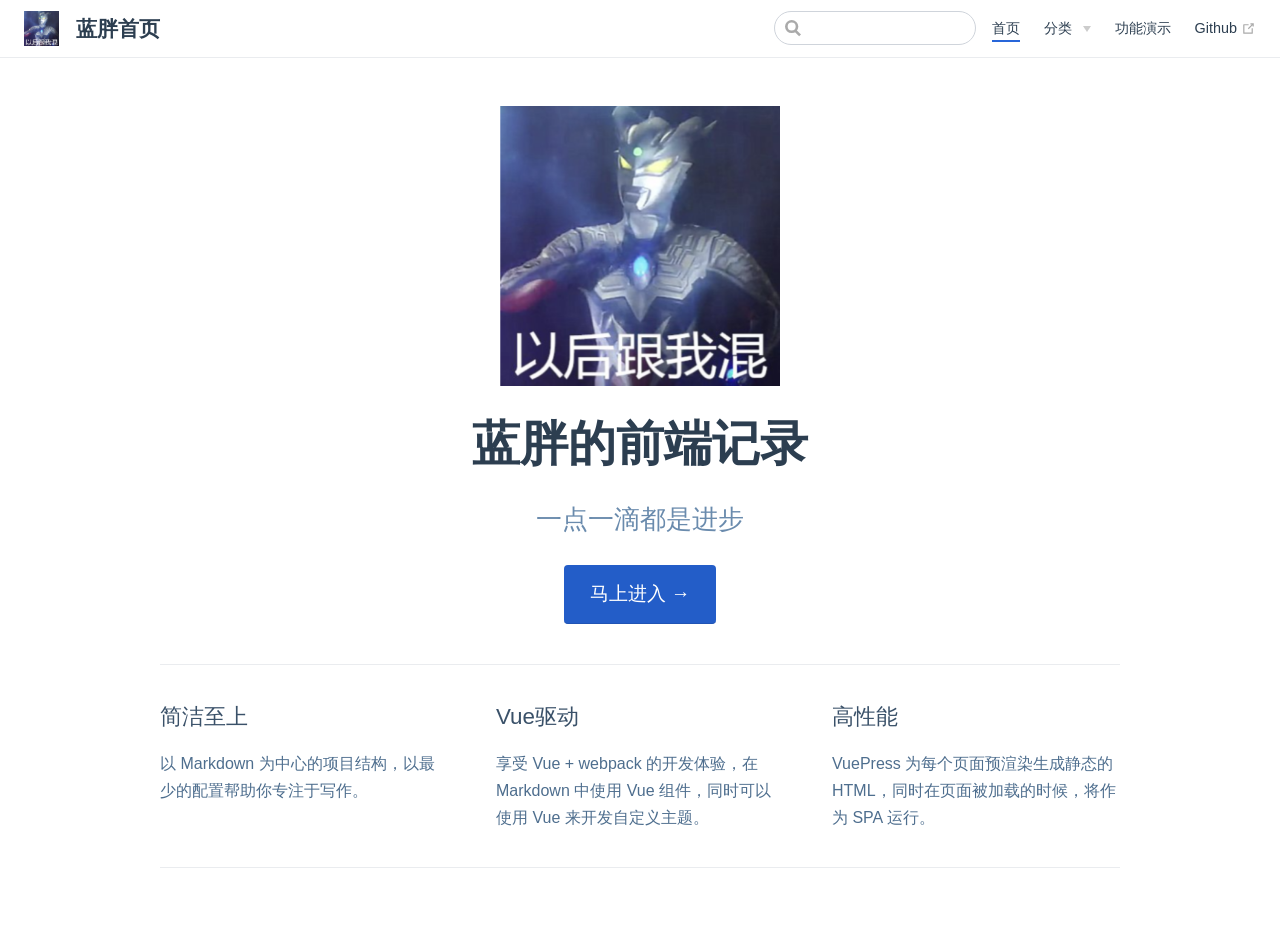
<file: index.html>
<!DOCTYPE html>
<html lang="en-US">
  <head>
    <meta charset="utf-8">
    <meta name="viewport" content="width=device-width,initial-scale=1">
    <title>蓝胖首页</title>
    <meta name="generator" content="VuePress 1.9.7">
    <link rel="icon" href="/logo.png">
    <meta name="description" content="蓝胖的前端记录">
    
    <link rel="preload" href="/assets/css/0.styles.e69f7b72.css" as="style"><link rel="preload" href="/assets/js/app.cb392f73.js" as="script"><link rel="preload" href="/assets/js/2.b6ec31da.js" as="script"><link rel="preload" href="/assets/js/9.a2ea86b3.js" as="script"><link rel="prefetch" href="/assets/js/10.86ca2f53.js"><link rel="prefetch" href="/assets/js/11.796f7414.js"><link rel="prefetch" href="/assets/js/12.2d75f6b5.js"><link rel="prefetch" href="/assets/js/13.c0a3feb1.js"><link rel="prefetch" href="/assets/js/14.9dafe81f.js"><link rel="prefetch" href="/assets/js/3.bf96ccb5.js"><link rel="prefetch" href="/assets/js/4.c3f4617d.js"><link rel="prefetch" href="/assets/js/5.9498d5e9.js"><link rel="prefetch" href="/assets/js/6.0da93f26.js"><link rel="prefetch" href="/assets/js/7.e5fc63a8.js"><link rel="prefetch" href="/assets/js/8.0509a518.js">
    <link rel="stylesheet" href="/assets/css/0.styles.e69f7b72.css">
  </head>
  <body>
    <div id="app" data-server-rendered="true"><div class="theme-container no-sidebar"><header class="navbar"><div class="sidebar-button"><svg xmlns="http://www.w3.org/2000/svg" aria-hidden="true" role="img" viewBox="0 0 448 512" class="icon"><path fill="currentColor" d="M436 124H12c-6.627 0-12-5.373-12-12V80c0-6.627 5.373-12 12-12h424c6.627 0 12 5.373 12 12v32c0 6.627-5.373 12-12 12zm0 160H12c-6.627 0-12-5.373-12-12v-32c0-6.627 5.373-12 12-12h424c6.627 0 12 5.373 12 12v32c0 6.627-5.373 12-12 12zm0 160H12c-6.627 0-12-5.373-12-12v-32c0-6.627 5.373-12 12-12h424c6.627 0 12 5.373 12 12v32c0 6.627-5.373 12-12 12z"></path></svg></div> <a href="/" aria-current="page" class="home-link router-link-exact-active router-link-active"><img src="/logo.png" alt="蓝胖首页" class="logo"> <span class="site-name can-hide">蓝胖首页</span></a> <div class="links"><div class="search-box"><input aria-label="Search" autocomplete="off" spellcheck="false" value=""> <!----></div> <nav class="nav-links can-hide"><div class="nav-item"><a href="/" aria-current="page" class="nav-link router-link-exact-active router-link-active">
  首页
</a></div><div class="nav-item"><div class="dropdown-wrapper"><button type="button" aria-label="分类" class="dropdown-title"><span class="title">分类</span> <span class="arrow down"></span></button> <button type="button" aria-label="分类" class="mobile-dropdown-title"><span class="title">分类</span> <span class="arrow right"></span></button> <ul class="nav-dropdown" style="display:none;"><li class="dropdown-item"><!----> <a href="/pages/folder1/test1.html" class="nav-link">
  文章
</a></li><li class="dropdown-item"><!----> <a href="/pages/folder2/test4.html" class="nav-link">
  琐碎
</a></li></ul></div></div><div class="nav-item"><a href="/pages/folder1/test3.html" class="nav-link">
  功能演示
</a></div><div class="nav-item"><a href="https://github.com/dwanda" target="_blank" rel="noopener noreferrer" class="nav-link external">
  Github
  <span><svg xmlns="http://www.w3.org/2000/svg" aria-hidden="true" focusable="false" x="0px" y="0px" viewBox="0 0 100 100" width="15" height="15" class="icon outbound"><path fill="currentColor" d="M18.8,85.1h56l0,0c2.2,0,4-1.8,4-4v-32h-8v28h-48v-48h28v-8h-32l0,0c-2.2,0-4,1.8-4,4v56C14.8,83.3,16.6,85.1,18.8,85.1z"></path> <polygon fill="currentColor" points="45.7,48.7 51.3,54.3 77.2,28.5 77.2,37.2 85.2,37.2 85.2,14.9 62.8,14.9 62.8,22.9 71.5,22.9"></polygon></svg> <span class="sr-only">(opens new window)</span></span></a></div> <!----></nav></div></header> <div class="sidebar-mask"></div> <aside class="sidebar"><nav class="nav-links"><div class="nav-item"><a href="/" aria-current="page" class="nav-link router-link-exact-active router-link-active">
  首页
</a></div><div class="nav-item"><div class="dropdown-wrapper"><button type="button" aria-label="分类" class="dropdown-title"><span class="title">分类</span> <span class="arrow down"></span></button> <button type="button" aria-label="分类" class="mobile-dropdown-title"><span class="title">分类</span> <span class="arrow right"></span></button> <ul class="nav-dropdown" style="display:none;"><li class="dropdown-item"><!----> <a href="/pages/folder1/test1.html" class="nav-link">
  文章
</a></li><li class="dropdown-item"><!----> <a href="/pages/folder2/test4.html" class="nav-link">
  琐碎
</a></li></ul></div></div><div class="nav-item"><a href="/pages/folder1/test3.html" class="nav-link">
  功能演示
</a></div><div class="nav-item"><a href="https://github.com/dwanda" target="_blank" rel="noopener noreferrer" class="nav-link external">
  Github
  <span><svg xmlns="http://www.w3.org/2000/svg" aria-hidden="true" focusable="false" x="0px" y="0px" viewBox="0 0 100 100" width="15" height="15" class="icon outbound"><path fill="currentColor" d="M18.8,85.1h56l0,0c2.2,0,4-1.8,4-4v-32h-8v28h-48v-48h28v-8h-32l0,0c-2.2,0-4,1.8-4,4v56C14.8,83.3,16.6,85.1,18.8,85.1z"></path> <polygon fill="currentColor" points="45.7,48.7 51.3,54.3 77.2,28.5 77.2,37.2 85.2,37.2 85.2,14.9 62.8,14.9 62.8,22.9 71.5,22.9"></polygon></svg> <span class="sr-only">(opens new window)</span></span></a></div> <!----></nav>  <!----> </aside> <main aria-labelledby="main-title" class="home"><header class="hero"><img src="/logo.png" alt="hero"> <h1 id="main-title">
      蓝胖的前端记录
    </h1> <p class="description">
      一点一滴都是进步
    </p> <p class="action"><a href="/pages/folder1/test1.html" class="nav-link action-button">
  马上进入 →
</a></p></header> <div class="features"><div class="feature"><h2>简洁至上</h2> <p>以 Markdown 为中心的项目结构，以最少的配置帮助你专注于写作。</p></div><div class="feature"><h2>Vue驱动</h2> <p>享受 Vue + webpack 的开发体验，在 Markdown 中使用 Vue 组件，同时可以使用 Vue 来开发自定义主题。</p></div><div class="feature"><h2>高性能</h2> <p>VuePress 为每个页面预渲染生成静态的 HTML，同时在页面被加载的时候，将作为 SPA 运行。</p></div></div> <div class="theme-default-content custom content__default"></div> <div class="footer content__footer"></div></main></div><div class="global-ui"></div></div>
    <script src="/assets/js/app.cb392f73.js" defer></script><script src="/assets/js/2.b6ec31da.js" defer></script><script src="/assets/js/9.a2ea86b3.js" defer></script>
  </body>
</html>
</file>
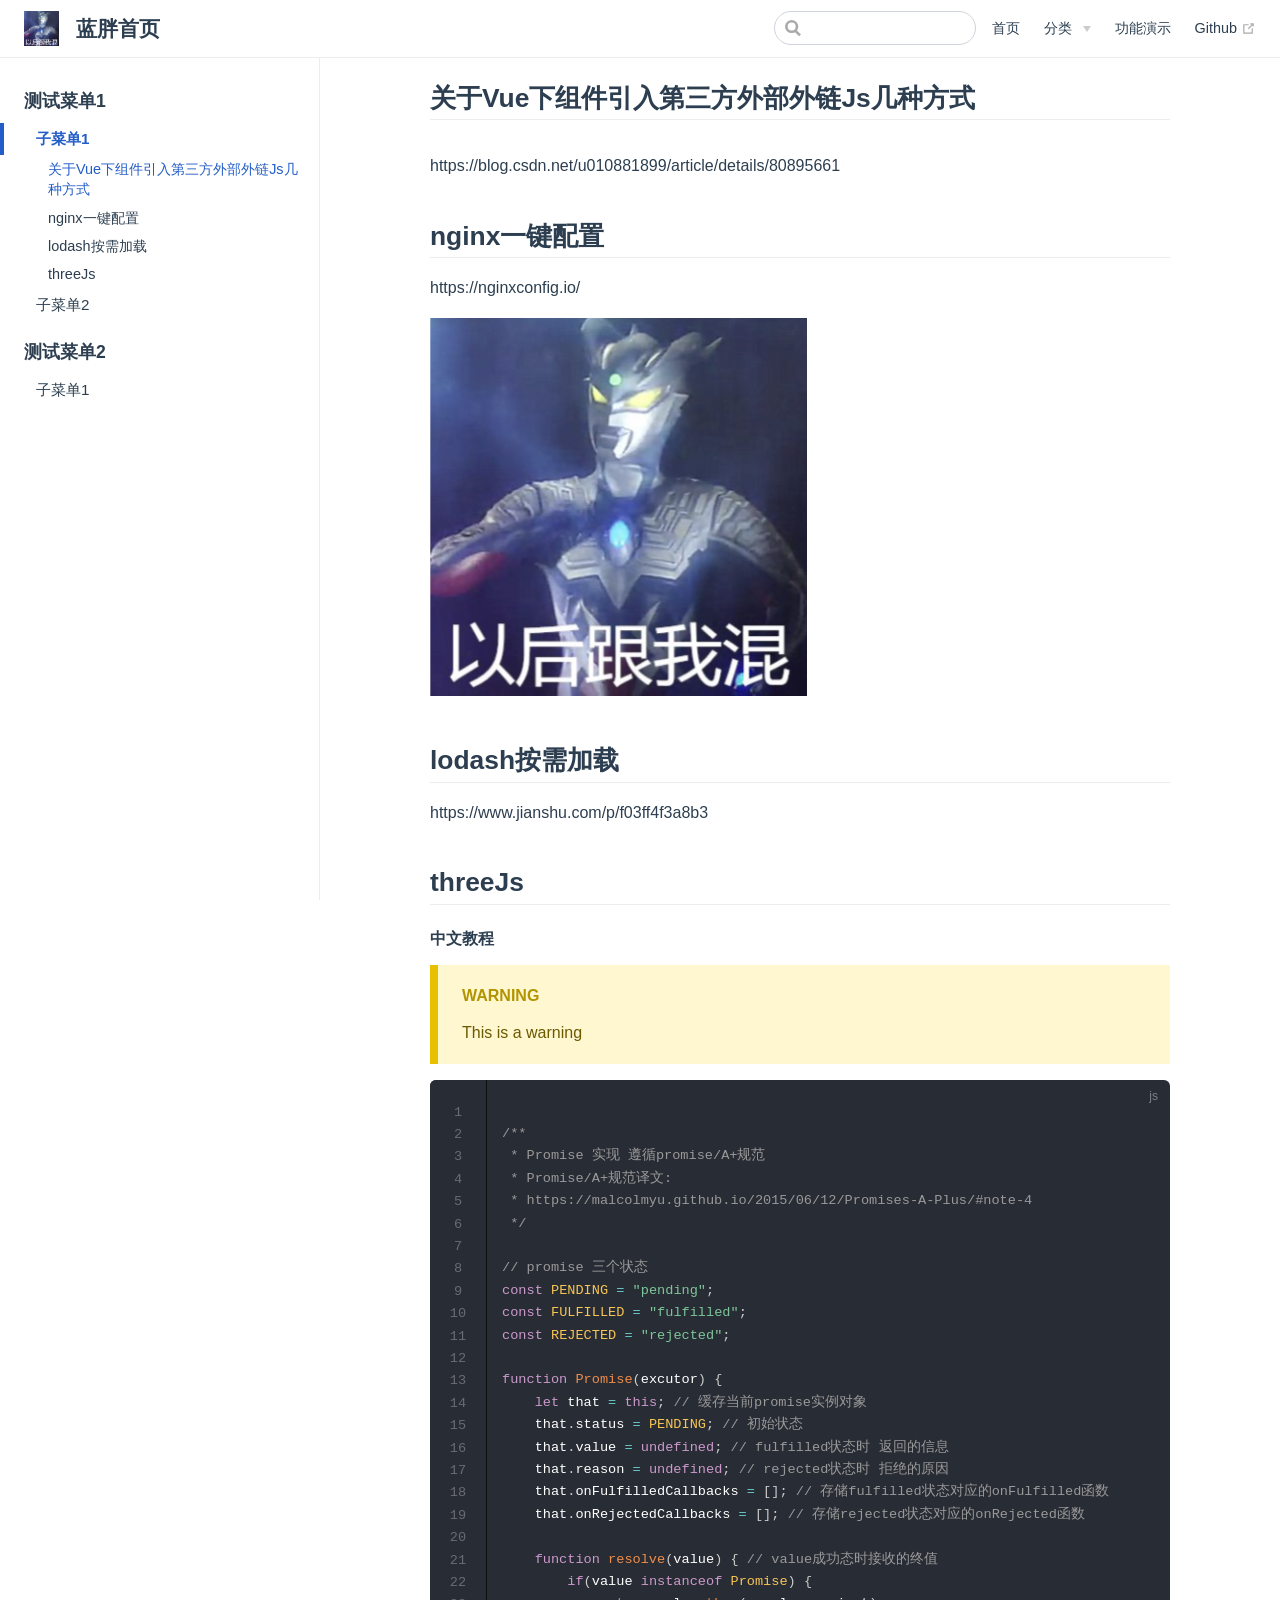
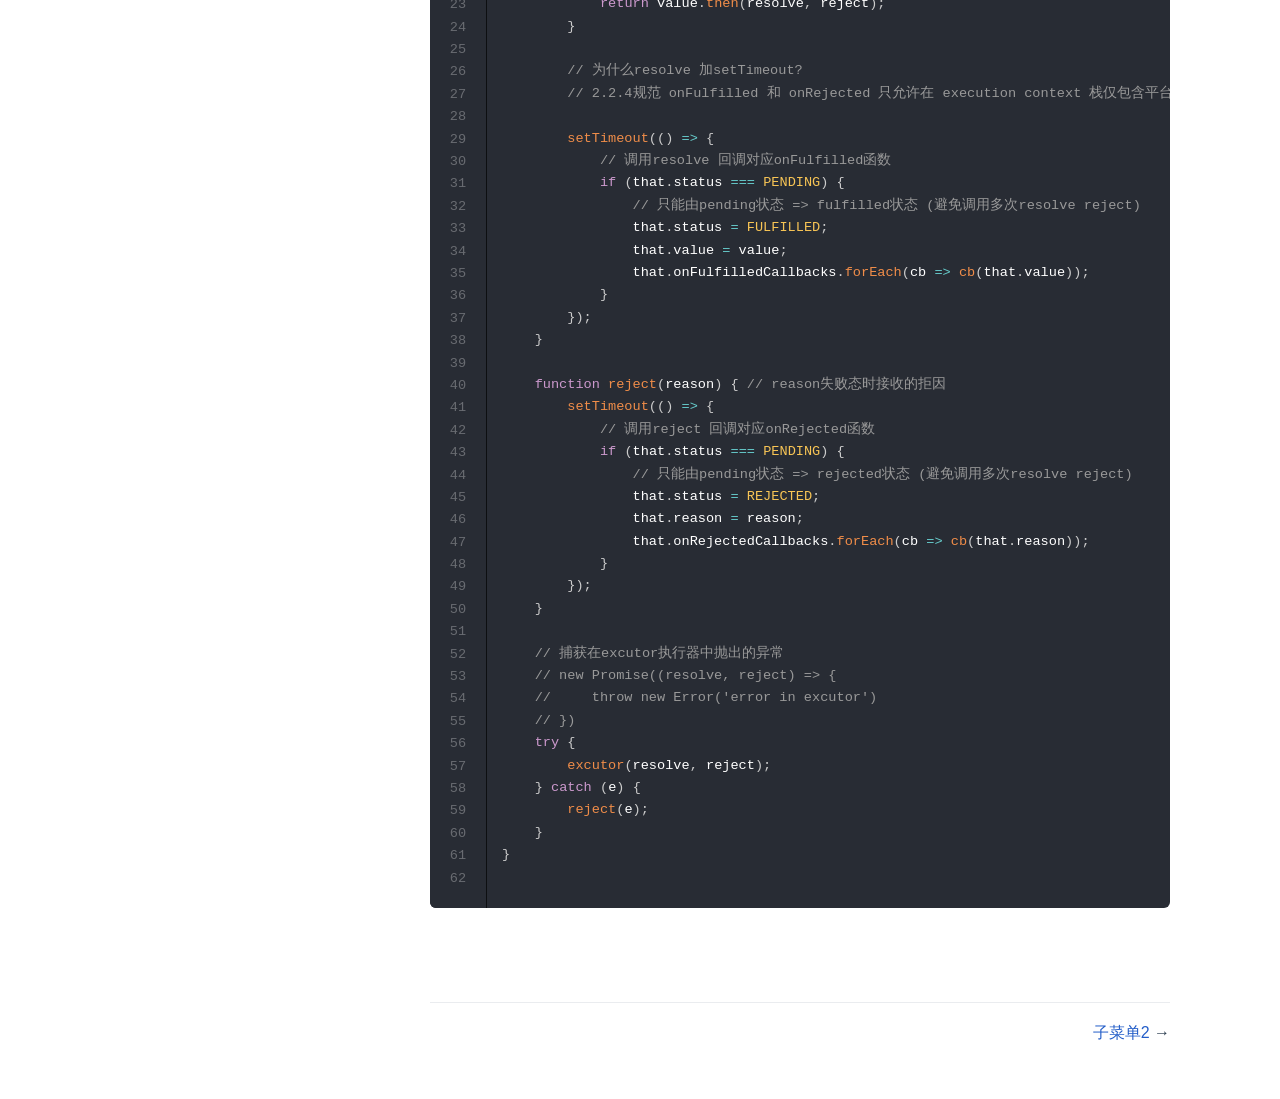
<file: pages/folder1/test1.html>
<!DOCTYPE html>
<html lang="en-US">
  <head>
    <meta charset="utf-8">
    <meta name="viewport" content="width=device-width,initial-scale=1">
    <title>关于Vue下组件引入第三方外部外链Js几种方式 | 蓝胖首页</title>
    <meta name="generator" content="VuePress 1.9.7">
    <link rel="icon" href="/logo.png">
    <meta name="description" content="蓝胖的前端记录">
    
    <link rel="preload" href="/assets/css/0.styles.e69f7b72.css" as="style"><link rel="preload" href="/assets/js/app.cb392f73.js" as="script"><link rel="preload" href="/assets/js/2.b6ec31da.js" as="script"><link rel="preload" href="/assets/js/10.86ca2f53.js" as="script"><link rel="prefetch" href="/assets/js/11.796f7414.js"><link rel="prefetch" href="/assets/js/12.2d75f6b5.js"><link rel="prefetch" href="/assets/js/13.c0a3feb1.js"><link rel="prefetch" href="/assets/js/14.9dafe81f.js"><link rel="prefetch" href="/assets/js/3.bf96ccb5.js"><link rel="prefetch" href="/assets/js/4.c3f4617d.js"><link rel="prefetch" href="/assets/js/5.9498d5e9.js"><link rel="prefetch" href="/assets/js/6.0da93f26.js"><link rel="prefetch" href="/assets/js/7.e5fc63a8.js"><link rel="prefetch" href="/assets/js/8.0509a518.js"><link rel="prefetch" href="/assets/js/9.a2ea86b3.js">
    <link rel="stylesheet" href="/assets/css/0.styles.e69f7b72.css">
  </head>
  <body>
    <div id="app" data-server-rendered="true"><div class="theme-container"><header class="navbar"><div class="sidebar-button"><svg xmlns="http://www.w3.org/2000/svg" aria-hidden="true" role="img" viewBox="0 0 448 512" class="icon"><path fill="currentColor" d="M436 124H12c-6.627 0-12-5.373-12-12V80c0-6.627 5.373-12 12-12h424c6.627 0 12 5.373 12 12v32c0 6.627-5.373 12-12 12zm0 160H12c-6.627 0-12-5.373-12-12v-32c0-6.627 5.373-12 12-12h424c6.627 0 12 5.373 12 12v32c0 6.627-5.373 12-12 12zm0 160H12c-6.627 0-12-5.373-12-12v-32c0-6.627 5.373-12 12-12h424c6.627 0 12 5.373 12 12v32c0 6.627-5.373 12-12 12z"></path></svg></div> <a href="/" class="home-link router-link-active"><img src="/logo.png" alt="蓝胖首页" class="logo"> <span class="site-name can-hide">蓝胖首页</span></a> <div class="links"><div class="search-box"><input aria-label="Search" autocomplete="off" spellcheck="false" value=""> <!----></div> <nav class="nav-links can-hide"><div class="nav-item"><a href="/" class="nav-link">
  首页
</a></div><div class="nav-item"><div class="dropdown-wrapper"><button type="button" aria-label="分类" class="dropdown-title"><span class="title">分类</span> <span class="arrow down"></span></button> <button type="button" aria-label="分类" class="mobile-dropdown-title"><span class="title">分类</span> <span class="arrow right"></span></button> <ul class="nav-dropdown" style="display:none;"><li class="dropdown-item"><!----> <a href="/pages/folder1/test1.html" aria-current="page" class="nav-link router-link-exact-active router-link-active">
  文章
</a></li><li class="dropdown-item"><!----> <a href="/pages/folder2/test4.html" class="nav-link">
  琐碎
</a></li></ul></div></div><div class="nav-item"><a href="/pages/folder1/test3.html" class="nav-link">
  功能演示
</a></div><div class="nav-item"><a href="https://github.com/dwanda" target="_blank" rel="noopener noreferrer" class="nav-link external">
  Github
  <span><svg xmlns="http://www.w3.org/2000/svg" aria-hidden="true" focusable="false" x="0px" y="0px" viewBox="0 0 100 100" width="15" height="15" class="icon outbound"><path fill="currentColor" d="M18.8,85.1h56l0,0c2.2,0,4-1.8,4-4v-32h-8v28h-48v-48h28v-8h-32l0,0c-2.2,0-4,1.8-4,4v56C14.8,83.3,16.6,85.1,18.8,85.1z"></path> <polygon fill="currentColor" points="45.7,48.7 51.3,54.3 77.2,28.5 77.2,37.2 85.2,37.2 85.2,14.9 62.8,14.9 62.8,22.9 71.5,22.9"></polygon></svg> <span class="sr-only">(opens new window)</span></span></a></div> <!----></nav></div></header> <div class="sidebar-mask"></div> <aside class="sidebar"><nav class="nav-links"><div class="nav-item"><a href="/" class="nav-link">
  首页
</a></div><div class="nav-item"><div class="dropdown-wrapper"><button type="button" aria-label="分类" class="dropdown-title"><span class="title">分类</span> <span class="arrow down"></span></button> <button type="button" aria-label="分类" class="mobile-dropdown-title"><span class="title">分类</span> <span class="arrow right"></span></button> <ul class="nav-dropdown" style="display:none;"><li class="dropdown-item"><!----> <a href="/pages/folder1/test1.html" aria-current="page" class="nav-link router-link-exact-active router-link-active">
  文章
</a></li><li class="dropdown-item"><!----> <a href="/pages/folder2/test4.html" class="nav-link">
  琐碎
</a></li></ul></div></div><div class="nav-item"><a href="/pages/folder1/test3.html" class="nav-link">
  功能演示
</a></div><div class="nav-item"><a href="https://github.com/dwanda" target="_blank" rel="noopener noreferrer" class="nav-link external">
  Github
  <span><svg xmlns="http://www.w3.org/2000/svg" aria-hidden="true" focusable="false" x="0px" y="0px" viewBox="0 0 100 100" width="15" height="15" class="icon outbound"><path fill="currentColor" d="M18.8,85.1h56l0,0c2.2,0,4-1.8,4-4v-32h-8v28h-48v-48h28v-8h-32l0,0c-2.2,0-4,1.8-4,4v56C14.8,83.3,16.6,85.1,18.8,85.1z"></path> <polygon fill="currentColor" points="45.7,48.7 51.3,54.3 77.2,28.5 77.2,37.2 85.2,37.2 85.2,14.9 62.8,14.9 62.8,22.9 71.5,22.9"></polygon></svg> <span class="sr-only">(opens new window)</span></span></a></div> <!----></nav>  <ul class="sidebar-links"><li><section class="sidebar-group depth-0"><p class="sidebar-heading open"><span>测试菜单1</span> <!----></p> <ul class="sidebar-links sidebar-group-items"><li><a href="/pages/folder1/test1.html" aria-current="page" class="active sidebar-link">子菜单1</a><ul class="sidebar-sub-headers"><li class="sidebar-sub-header"><a href="/pages/folder1/test1.html#关于vue下组件引入第三方外部外链js几种方式" class="sidebar-link">关于Vue下组件引入第三方外部外链Js几种方式</a></li><li class="sidebar-sub-header"><a href="/pages/folder1/test1.html#nginx一键配置" class="sidebar-link">nginx一键配置</a></li><li class="sidebar-sub-header"><a href="/pages/folder1/test1.html#lodash按需加载" class="sidebar-link">lodash按需加载</a></li><li class="sidebar-sub-header"><a href="/pages/folder1/test1.html#threejs" class="sidebar-link">threeJs</a></li></ul></li><li><a href="/pages/folder1/test3.html" class="sidebar-link">子菜单2</a></li></ul></section></li><li><section class="sidebar-group depth-0"><p class="sidebar-heading"><span>测试菜单2</span> <!----></p> <ul class="sidebar-links sidebar-group-items"><li><a href="/pages/folder1/test2.html" class="sidebar-link">子菜单1</a></li></ul></section></li></ul> </aside> <main class="page"> <div class="theme-default-content content__default"><h2 id="关于vue下组件引入第三方外部外链js几种方式"><a href="#关于vue下组件引入第三方外部外链js几种方式" class="header-anchor">#</a> 关于Vue下组件引入第三方外部外链Js几种方式</h2> <p>https://blog.csdn.net/u010881899/article/details/80895661</p> <h2 id="nginx一键配置"><a href="#nginx一键配置" class="header-anchor">#</a> nginx一键配置</h2> <p>https://nginxconfig.io/</p> <p><img src="/logo.png" alt=""></p> <h2 id="lodash按需加载"><a href="#lodash按需加载" class="header-anchor">#</a> lodash按需加载</h2> <p>https://www.jianshu.com/p/f03ff4f3a8b3</p> <h2 id="threejs"><a href="#threejs" class="header-anchor">#</a> threeJs</h2> <h4 id="中文教程"><a href="#中文教程" class="header-anchor">#</a> 中文教程</h4> <div class="custom-block warning"><p class="custom-block-title">WARNING</p> <p>This is a warning</p></div> <div class="language-js line-numbers-mode"><pre class="language-js"><code>
<span class="token comment">/**
 * Promise 实现 遵循promise/A+规范
 * Promise/A+规范译文:
 * https://malcolmyu.github.io/2015/06/12/Promises-A-Plus/#note-4
 */</span>

<span class="token comment">// promise 三个状态</span>
<span class="token keyword">const</span> <span class="token constant">PENDING</span> <span class="token operator">=</span> <span class="token string">&quot;pending&quot;</span><span class="token punctuation">;</span>
<span class="token keyword">const</span> <span class="token constant">FULFILLED</span> <span class="token operator">=</span> <span class="token string">&quot;fulfilled&quot;</span><span class="token punctuation">;</span>
<span class="token keyword">const</span> <span class="token constant">REJECTED</span> <span class="token operator">=</span> <span class="token string">&quot;rejected&quot;</span><span class="token punctuation">;</span>

<span class="token keyword">function</span> <span class="token function">Promise</span><span class="token punctuation">(</span><span class="token parameter">excutor</span><span class="token punctuation">)</span> <span class="token punctuation">{</span>
    <span class="token keyword">let</span> that <span class="token operator">=</span> <span class="token keyword">this</span><span class="token punctuation">;</span> <span class="token comment">// 缓存当前promise实例对象</span>
    that<span class="token punctuation">.</span>status <span class="token operator">=</span> <span class="token constant">PENDING</span><span class="token punctuation">;</span> <span class="token comment">// 初始状态</span>
    that<span class="token punctuation">.</span>value <span class="token operator">=</span> <span class="token keyword">undefined</span><span class="token punctuation">;</span> <span class="token comment">// fulfilled状态时 返回的信息</span>
    that<span class="token punctuation">.</span>reason <span class="token operator">=</span> <span class="token keyword">undefined</span><span class="token punctuation">;</span> <span class="token comment">// rejected状态时 拒绝的原因</span>
    that<span class="token punctuation">.</span>onFulfilledCallbacks <span class="token operator">=</span> <span class="token punctuation">[</span><span class="token punctuation">]</span><span class="token punctuation">;</span> <span class="token comment">// 存储fulfilled状态对应的onFulfilled函数</span>
    that<span class="token punctuation">.</span>onRejectedCallbacks <span class="token operator">=</span> <span class="token punctuation">[</span><span class="token punctuation">]</span><span class="token punctuation">;</span> <span class="token comment">// 存储rejected状态对应的onRejected函数</span>

    <span class="token keyword">function</span> <span class="token function">resolve</span><span class="token punctuation">(</span><span class="token parameter">value</span><span class="token punctuation">)</span> <span class="token punctuation">{</span> <span class="token comment">// value成功态时接收的终值</span>
        <span class="token keyword">if</span><span class="token punctuation">(</span>value <span class="token keyword">instanceof</span> <span class="token class-name">Promise</span><span class="token punctuation">)</span> <span class="token punctuation">{</span>
            <span class="token keyword">return</span> value<span class="token punctuation">.</span><span class="token function">then</span><span class="token punctuation">(</span>resolve<span class="token punctuation">,</span> reject<span class="token punctuation">)</span><span class="token punctuation">;</span>
        <span class="token punctuation">}</span>

        <span class="token comment">// 为什么resolve 加setTimeout?</span>
        <span class="token comment">// 2.2.4规范 onFulfilled 和 onRejected 只允许在 execution context 栈仅包含平台代码时运行.</span>

        <span class="token function">setTimeout</span><span class="token punctuation">(</span><span class="token punctuation">(</span><span class="token punctuation">)</span> <span class="token operator">=&gt;</span> <span class="token punctuation">{</span>
            <span class="token comment">// 调用resolve 回调对应onFulfilled函数</span>
            <span class="token keyword">if</span> <span class="token punctuation">(</span>that<span class="token punctuation">.</span>status <span class="token operator">===</span> <span class="token constant">PENDING</span><span class="token punctuation">)</span> <span class="token punctuation">{</span>
                <span class="token comment">// 只能由pending状态 =&gt; fulfilled状态 (避免调用多次resolve reject)</span>
                that<span class="token punctuation">.</span>status <span class="token operator">=</span> <span class="token constant">FULFILLED</span><span class="token punctuation">;</span>
                that<span class="token punctuation">.</span>value <span class="token operator">=</span> value<span class="token punctuation">;</span>
                that<span class="token punctuation">.</span>onFulfilledCallbacks<span class="token punctuation">.</span><span class="token function">forEach</span><span class="token punctuation">(</span><span class="token parameter">cb</span> <span class="token operator">=&gt;</span> <span class="token function">cb</span><span class="token punctuation">(</span>that<span class="token punctuation">.</span>value<span class="token punctuation">)</span><span class="token punctuation">)</span><span class="token punctuation">;</span>
            <span class="token punctuation">}</span>
        <span class="token punctuation">}</span><span class="token punctuation">)</span><span class="token punctuation">;</span>
    <span class="token punctuation">}</span>

    <span class="token keyword">function</span> <span class="token function">reject</span><span class="token punctuation">(</span><span class="token parameter">reason</span><span class="token punctuation">)</span> <span class="token punctuation">{</span> <span class="token comment">// reason失败态时接收的拒因</span>
        <span class="token function">setTimeout</span><span class="token punctuation">(</span><span class="token punctuation">(</span><span class="token punctuation">)</span> <span class="token operator">=&gt;</span> <span class="token punctuation">{</span>
            <span class="token comment">// 调用reject 回调对应onRejected函数</span>
            <span class="token keyword">if</span> <span class="token punctuation">(</span>that<span class="token punctuation">.</span>status <span class="token operator">===</span> <span class="token constant">PENDING</span><span class="token punctuation">)</span> <span class="token punctuation">{</span>
                <span class="token comment">// 只能由pending状态 =&gt; rejected状态 (避免调用多次resolve reject)</span>
                that<span class="token punctuation">.</span>status <span class="token operator">=</span> <span class="token constant">REJECTED</span><span class="token punctuation">;</span>
                that<span class="token punctuation">.</span>reason <span class="token operator">=</span> reason<span class="token punctuation">;</span>
                that<span class="token punctuation">.</span>onRejectedCallbacks<span class="token punctuation">.</span><span class="token function">forEach</span><span class="token punctuation">(</span><span class="token parameter">cb</span> <span class="token operator">=&gt;</span> <span class="token function">cb</span><span class="token punctuation">(</span>that<span class="token punctuation">.</span>reason<span class="token punctuation">)</span><span class="token punctuation">)</span><span class="token punctuation">;</span>
            <span class="token punctuation">}</span>
        <span class="token punctuation">}</span><span class="token punctuation">)</span><span class="token punctuation">;</span>
    <span class="token punctuation">}</span>

    <span class="token comment">// 捕获在excutor执行器中抛出的异常</span>
    <span class="token comment">// new Promise((resolve, reject) =&gt; {</span>
    <span class="token comment">//     throw new Error('error in excutor')</span>
    <span class="token comment">// })</span>
    <span class="token keyword">try</span> <span class="token punctuation">{</span>
        <span class="token function">excutor</span><span class="token punctuation">(</span>resolve<span class="token punctuation">,</span> reject<span class="token punctuation">)</span><span class="token punctuation">;</span>
    <span class="token punctuation">}</span> <span class="token keyword">catch</span> <span class="token punctuation">(</span>e<span class="token punctuation">)</span> <span class="token punctuation">{</span>
        <span class="token function">reject</span><span class="token punctuation">(</span>e<span class="token punctuation">)</span><span class="token punctuation">;</span>
    <span class="token punctuation">}</span>
<span class="token punctuation">}</span>

</code></pre> <div class="line-numbers-wrapper"><span class="line-number">1</span><br><span class="line-number">2</span><br><span class="line-number">3</span><br><span class="line-number">4</span><br><span class="line-number">5</span><br><span class="line-number">6</span><br><span class="line-number">7</span><br><span class="line-number">8</span><br><span class="line-number">9</span><br><span class="line-number">10</span><br><span class="line-number">11</span><br><span class="line-number">12</span><br><span class="line-number">13</span><br><span class="line-number">14</span><br><span class="line-number">15</span><br><span class="line-number">16</span><br><span class="line-number">17</span><br><span class="line-number">18</span><br><span class="line-number">19</span><br><span class="line-number">20</span><br><span class="line-number">21</span><br><span class="line-number">22</span><br><span class="line-number">23</span><br><span class="line-number">24</span><br><span class="line-number">25</span><br><span class="line-number">26</span><br><span class="line-number">27</span><br><span class="line-number">28</span><br><span class="line-number">29</span><br><span class="line-number">30</span><br><span class="line-number">31</span><br><span class="line-number">32</span><br><span class="line-number">33</span><br><span class="line-number">34</span><br><span class="line-number">35</span><br><span class="line-number">36</span><br><span class="line-number">37</span><br><span class="line-number">38</span><br><span class="line-number">39</span><br><span class="line-number">40</span><br><span class="line-number">41</span><br><span class="line-number">42</span><br><span class="line-number">43</span><br><span class="line-number">44</span><br><span class="line-number">45</span><br><span class="line-number">46</span><br><span class="line-number">47</span><br><span class="line-number">48</span><br><span class="line-number">49</span><br><span class="line-number">50</span><br><span class="line-number">51</span><br><span class="line-number">52</span><br><span class="line-number">53</span><br><span class="line-number">54</span><br><span class="line-number">55</span><br><span class="line-number">56</span><br><span class="line-number">57</span><br><span class="line-number">58</span><br><span class="line-number">59</span><br><span class="line-number">60</span><br><span class="line-number">61</span><br><span class="line-number">62</span><br></div></div></div> <footer class="page-edit"><!----> <!----></footer> <div class="page-nav"><p class="inner"><!----> <span class="next"><a href="/pages/folder1/test3.html">
        子菜单2
      </a>
      →
    </span></p></div> </main></div><div class="global-ui"></div></div>
    <script src="/assets/js/app.cb392f73.js" defer></script><script src="/assets/js/2.b6ec31da.js" defer></script><script src="/assets/js/10.86ca2f53.js" defer></script>
  </body>
</html>
</file>
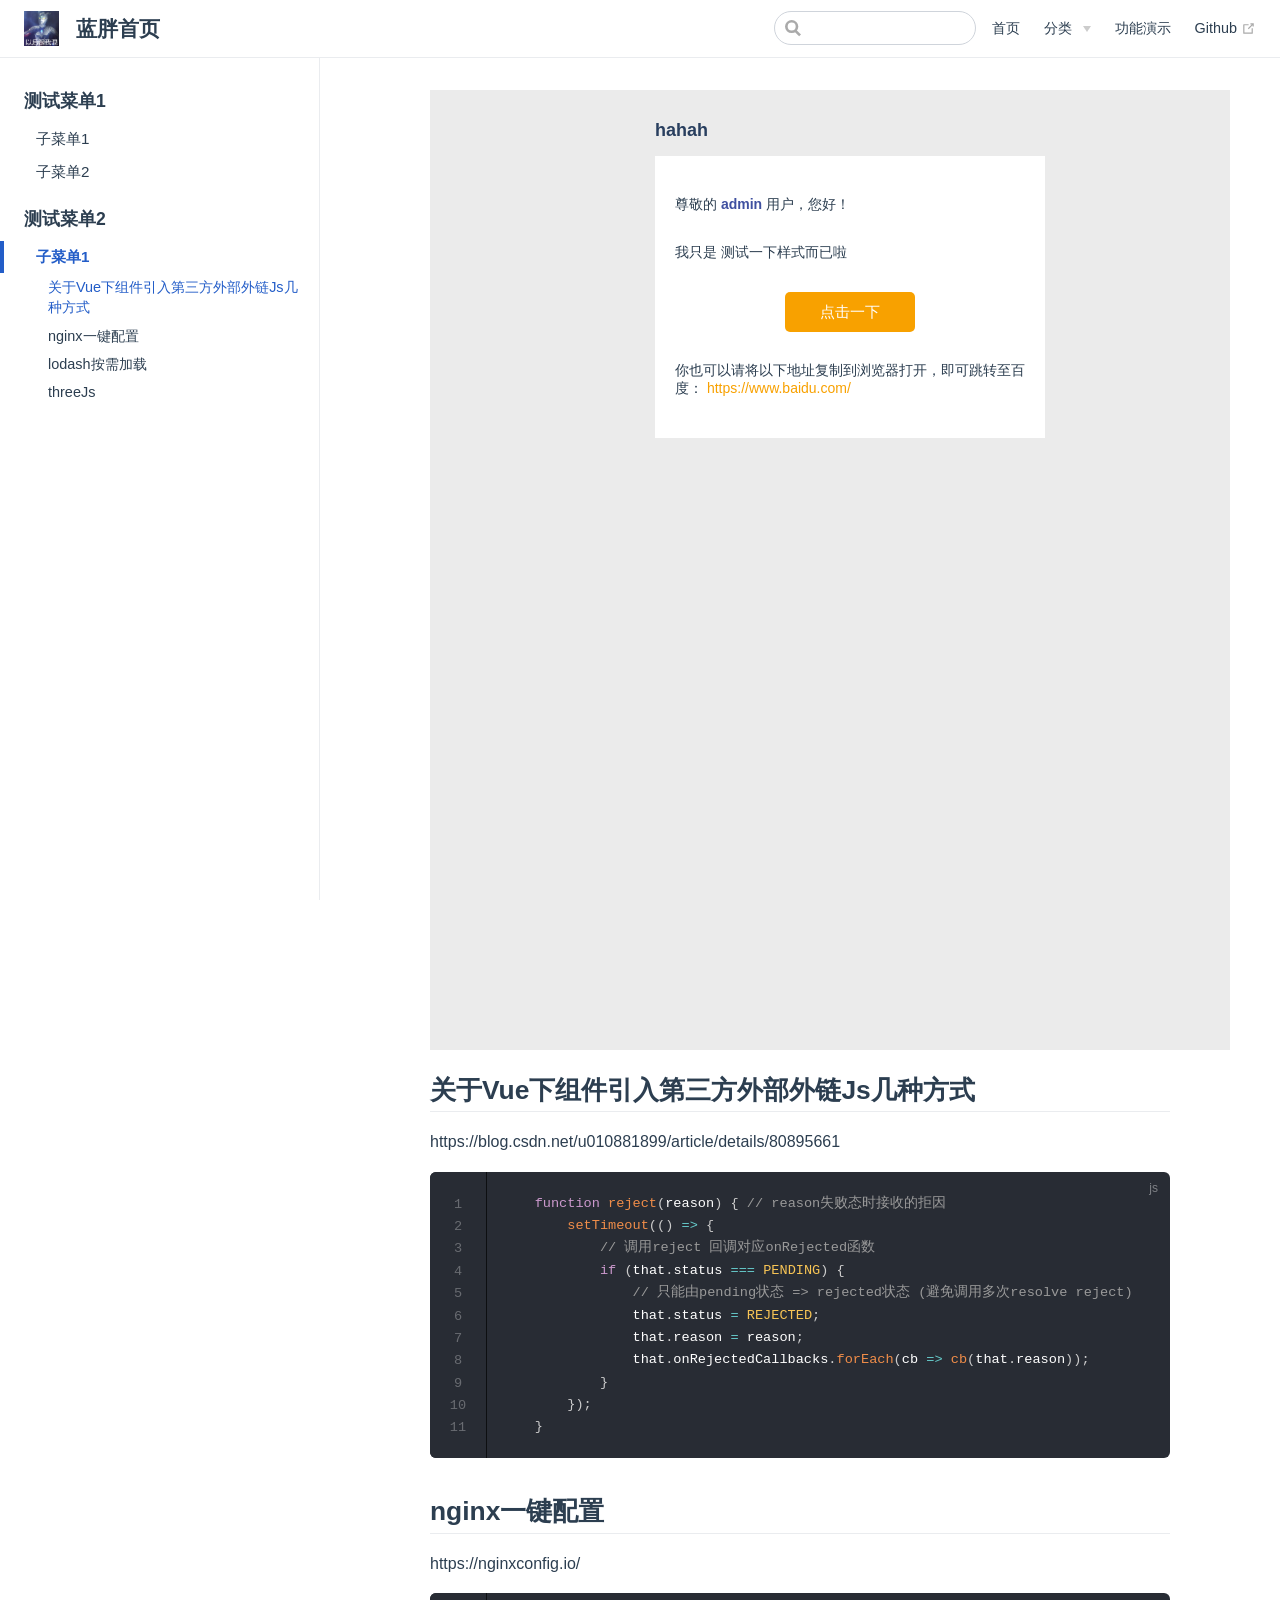
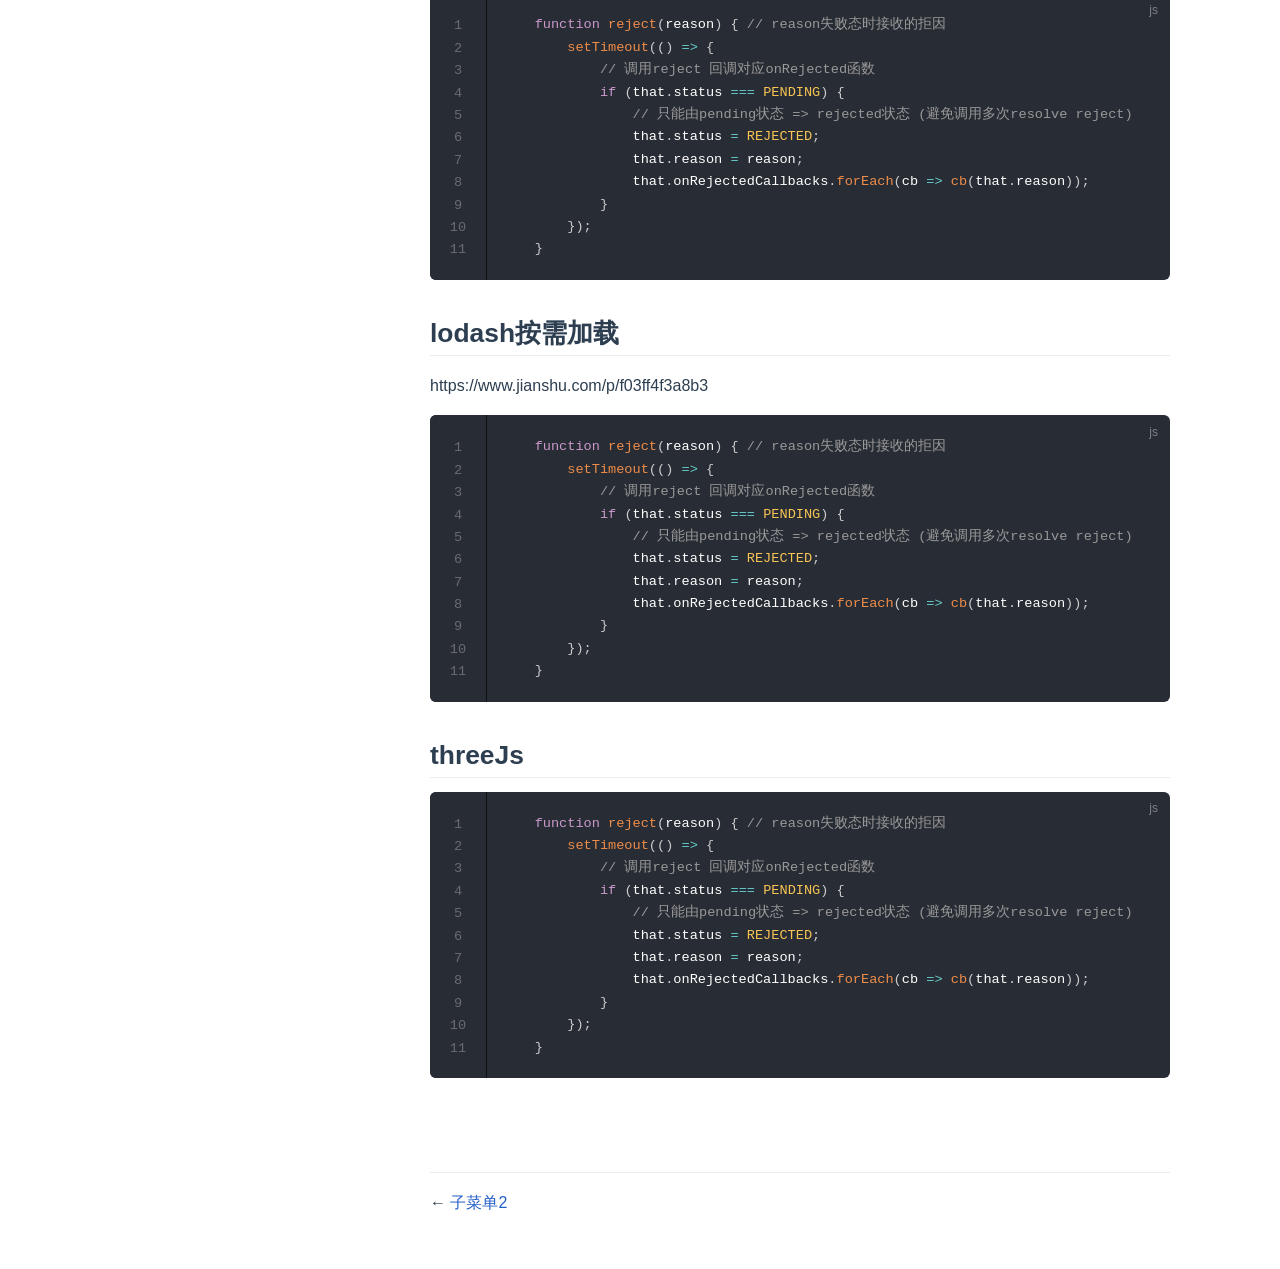
<file: pages/folder1/test2.html>
<!DOCTYPE html>
<html lang="en-US">
  <head>
    <meta charset="utf-8">
    <meta name="viewport" content="width=device-width,initial-scale=1">
    <title>蓝胖首页</title>
    <meta name="generator" content="VuePress 1.9.7">
    <link rel="icon" href="/logo.png">
    <meta name="description" content="蓝胖的前端记录">
    
    <link rel="preload" href="/assets/css/0.styles.e69f7b72.css" as="style"><link rel="preload" href="/assets/js/app.cb392f73.js" as="script"><link rel="preload" href="/assets/js/2.b6ec31da.js" as="script"><link rel="preload" href="/assets/js/11.796f7414.js" as="script"><link rel="prefetch" href="/assets/js/10.86ca2f53.js"><link rel="prefetch" href="/assets/js/12.2d75f6b5.js"><link rel="prefetch" href="/assets/js/13.c0a3feb1.js"><link rel="prefetch" href="/assets/js/14.9dafe81f.js"><link rel="prefetch" href="/assets/js/3.bf96ccb5.js"><link rel="prefetch" href="/assets/js/4.c3f4617d.js"><link rel="prefetch" href="/assets/js/5.9498d5e9.js"><link rel="prefetch" href="/assets/js/6.0da93f26.js"><link rel="prefetch" href="/assets/js/7.e5fc63a8.js"><link rel="prefetch" href="/assets/js/8.0509a518.js"><link rel="prefetch" href="/assets/js/9.a2ea86b3.js">
    <link rel="stylesheet" href="/assets/css/0.styles.e69f7b72.css">
  </head>
  <body>
    <div id="app" data-server-rendered="true"><div class="theme-container"><header class="navbar"><div class="sidebar-button"><svg xmlns="http://www.w3.org/2000/svg" aria-hidden="true" role="img" viewBox="0 0 448 512" class="icon"><path fill="currentColor" d="M436 124H12c-6.627 0-12-5.373-12-12V80c0-6.627 5.373-12 12-12h424c6.627 0 12 5.373 12 12v32c0 6.627-5.373 12-12 12zm0 160H12c-6.627 0-12-5.373-12-12v-32c0-6.627 5.373-12 12-12h424c6.627 0 12 5.373 12 12v32c0 6.627-5.373 12-12 12zm0 160H12c-6.627 0-12-5.373-12-12v-32c0-6.627 5.373-12 12-12h424c6.627 0 12 5.373 12 12v32c0 6.627-5.373 12-12 12z"></path></svg></div> <a href="/" class="home-link router-link-active"><img src="/logo.png" alt="蓝胖首页" class="logo"> <span class="site-name can-hide">蓝胖首页</span></a> <div class="links"><div class="search-box"><input aria-label="Search" autocomplete="off" spellcheck="false" value=""> <!----></div> <nav class="nav-links can-hide"><div class="nav-item"><a href="/" class="nav-link">
  首页
</a></div><div class="nav-item"><div class="dropdown-wrapper"><button type="button" aria-label="分类" class="dropdown-title"><span class="title">分类</span> <span class="arrow down"></span></button> <button type="button" aria-label="分类" class="mobile-dropdown-title"><span class="title">分类</span> <span class="arrow right"></span></button> <ul class="nav-dropdown" style="display:none;"><li class="dropdown-item"><!----> <a href="/pages/folder1/test1.html" class="nav-link">
  文章
</a></li><li class="dropdown-item"><!----> <a href="/pages/folder2/test4.html" class="nav-link">
  琐碎
</a></li></ul></div></div><div class="nav-item"><a href="/pages/folder1/test3.html" class="nav-link">
  功能演示
</a></div><div class="nav-item"><a href="https://github.com/dwanda" target="_blank" rel="noopener noreferrer" class="nav-link external">
  Github
  <span><svg xmlns="http://www.w3.org/2000/svg" aria-hidden="true" focusable="false" x="0px" y="0px" viewBox="0 0 100 100" width="15" height="15" class="icon outbound"><path fill="currentColor" d="M18.8,85.1h56l0,0c2.2,0,4-1.8,4-4v-32h-8v28h-48v-48h28v-8h-32l0,0c-2.2,0-4,1.8-4,4v56C14.8,83.3,16.6,85.1,18.8,85.1z"></path> <polygon fill="currentColor" points="45.7,48.7 51.3,54.3 77.2,28.5 77.2,37.2 85.2,37.2 85.2,14.9 62.8,14.9 62.8,22.9 71.5,22.9"></polygon></svg> <span class="sr-only">(opens new window)</span></span></a></div> <!----></nav></div></header> <div class="sidebar-mask"></div> <aside class="sidebar"><nav class="nav-links"><div class="nav-item"><a href="/" class="nav-link">
  首页
</a></div><div class="nav-item"><div class="dropdown-wrapper"><button type="button" aria-label="分类" class="dropdown-title"><span class="title">分类</span> <span class="arrow down"></span></button> <button type="button" aria-label="分类" class="mobile-dropdown-title"><span class="title">分类</span> <span class="arrow right"></span></button> <ul class="nav-dropdown" style="display:none;"><li class="dropdown-item"><!----> <a href="/pages/folder1/test1.html" class="nav-link">
  文章
</a></li><li class="dropdown-item"><!----> <a href="/pages/folder2/test4.html" class="nav-link">
  琐碎
</a></li></ul></div></div><div class="nav-item"><a href="/pages/folder1/test3.html" class="nav-link">
  功能演示
</a></div><div class="nav-item"><a href="https://github.com/dwanda" target="_blank" rel="noopener noreferrer" class="nav-link external">
  Github
  <span><svg xmlns="http://www.w3.org/2000/svg" aria-hidden="true" focusable="false" x="0px" y="0px" viewBox="0 0 100 100" width="15" height="15" class="icon outbound"><path fill="currentColor" d="M18.8,85.1h56l0,0c2.2,0,4-1.8,4-4v-32h-8v28h-48v-48h28v-8h-32l0,0c-2.2,0-4,1.8-4,4v56C14.8,83.3,16.6,85.1,18.8,85.1z"></path> <polygon fill="currentColor" points="45.7,48.7 51.3,54.3 77.2,28.5 77.2,37.2 85.2,37.2 85.2,14.9 62.8,14.9 62.8,22.9 71.5,22.9"></polygon></svg> <span class="sr-only">(opens new window)</span></span></a></div> <!----></nav>  <ul class="sidebar-links"><li><section class="sidebar-group depth-0"><p class="sidebar-heading"><span>测试菜单1</span> <!----></p> <ul class="sidebar-links sidebar-group-items"><li><a href="/pages/folder1/test1.html" class="sidebar-link">子菜单1</a></li><li><a href="/pages/folder1/test3.html" class="sidebar-link">子菜单2</a></li></ul></section></li><li><section class="sidebar-group depth-0"><p class="sidebar-heading open"><span>测试菜单2</span> <!----></p> <ul class="sidebar-links sidebar-group-items"><li><a href="/pages/folder1/test2.html" aria-current="page" class="active sidebar-link">子菜单1</a><ul class="sidebar-sub-headers"><li class="sidebar-sub-header"><a href="/pages/folder1/test2.html#关于vue下组件引入第三方外部外链js几种方式" class="sidebar-link">关于Vue下组件引入第三方外部外链Js几种方式</a></li><li class="sidebar-sub-header"><a href="/pages/folder1/test2.html#nginx一键配置" class="sidebar-link">nginx一键配置</a></li><li class="sidebar-sub-header"><a href="/pages/folder1/test2.html#lodash按需加载" class="sidebar-link">lodash按需加载</a></li><li class="sidebar-sub-header"><a href="/pages/folder1/test2.html#threejs" class="sidebar-link">threeJs</a></li></ul></li></ul></section></li></ul> </aside> <main class="page"> <div class="theme-default-content content__default"><!----> <h2 id="关于vue下组件引入第三方外部外链js几种方式"><a href="#关于vue下组件引入第三方外部外链js几种方式" class="header-anchor">#</a> 关于Vue下组件引入第三方外部外链Js几种方式</h2> <p>https://blog.csdn.net/u010881899/article/details/80895661</p> <div class="language-js line-numbers-mode"><pre class="language-js"><code>    <span class="token keyword">function</span> <span class="token function">reject</span><span class="token punctuation">(</span><span class="token parameter">reason</span><span class="token punctuation">)</span> <span class="token punctuation">{</span> <span class="token comment">// reason失败态时接收的拒因</span>
        <span class="token function">setTimeout</span><span class="token punctuation">(</span><span class="token punctuation">(</span><span class="token punctuation">)</span> <span class="token operator">=&gt;</span> <span class="token punctuation">{</span>
            <span class="token comment">// 调用reject 回调对应onRejected函数</span>
            <span class="token keyword">if</span> <span class="token punctuation">(</span>that<span class="token punctuation">.</span>status <span class="token operator">===</span> <span class="token constant">PENDING</span><span class="token punctuation">)</span> <span class="token punctuation">{</span>
                <span class="token comment">// 只能由pending状态 =&gt; rejected状态 (避免调用多次resolve reject)</span>
                that<span class="token punctuation">.</span>status <span class="token operator">=</span> <span class="token constant">REJECTED</span><span class="token punctuation">;</span>
                that<span class="token punctuation">.</span>reason <span class="token operator">=</span> reason<span class="token punctuation">;</span>
                that<span class="token punctuation">.</span>onRejectedCallbacks<span class="token punctuation">.</span><span class="token function">forEach</span><span class="token punctuation">(</span><span class="token parameter">cb</span> <span class="token operator">=&gt;</span> <span class="token function">cb</span><span class="token punctuation">(</span>that<span class="token punctuation">.</span>reason<span class="token punctuation">)</span><span class="token punctuation">)</span><span class="token punctuation">;</span>
            <span class="token punctuation">}</span>
        <span class="token punctuation">}</span><span class="token punctuation">)</span><span class="token punctuation">;</span>
    <span class="token punctuation">}</span>
</code></pre> <div class="line-numbers-wrapper"><span class="line-number">1</span><br><span class="line-number">2</span><br><span class="line-number">3</span><br><span class="line-number">4</span><br><span class="line-number">5</span><br><span class="line-number">6</span><br><span class="line-number">7</span><br><span class="line-number">8</span><br><span class="line-number">9</span><br><span class="line-number">10</span><br><span class="line-number">11</span><br></div></div><h2 id="nginx一键配置"><a href="#nginx一键配置" class="header-anchor">#</a> nginx一键配置</h2> <p>https://nginxconfig.io/</p> <div class="language-js line-numbers-mode"><pre class="language-js"><code>    <span class="token keyword">function</span> <span class="token function">reject</span><span class="token punctuation">(</span><span class="token parameter">reason</span><span class="token punctuation">)</span> <span class="token punctuation">{</span> <span class="token comment">// reason失败态时接收的拒因</span>
        <span class="token function">setTimeout</span><span class="token punctuation">(</span><span class="token punctuation">(</span><span class="token punctuation">)</span> <span class="token operator">=&gt;</span> <span class="token punctuation">{</span>
            <span class="token comment">// 调用reject 回调对应onRejected函数</span>
            <span class="token keyword">if</span> <span class="token punctuation">(</span>that<span class="token punctuation">.</span>status <span class="token operator">===</span> <span class="token constant">PENDING</span><span class="token punctuation">)</span> <span class="token punctuation">{</span>
                <span class="token comment">// 只能由pending状态 =&gt; rejected状态 (避免调用多次resolve reject)</span>
                that<span class="token punctuation">.</span>status <span class="token operator">=</span> <span class="token constant">REJECTED</span><span class="token punctuation">;</span>
                that<span class="token punctuation">.</span>reason <span class="token operator">=</span> reason<span class="token punctuation">;</span>
                that<span class="token punctuation">.</span>onRejectedCallbacks<span class="token punctuation">.</span><span class="token function">forEach</span><span class="token punctuation">(</span><span class="token parameter">cb</span> <span class="token operator">=&gt;</span> <span class="token function">cb</span><span class="token punctuation">(</span>that<span class="token punctuation">.</span>reason<span class="token punctuation">)</span><span class="token punctuation">)</span><span class="token punctuation">;</span>
            <span class="token punctuation">}</span>
        <span class="token punctuation">}</span><span class="token punctuation">)</span><span class="token punctuation">;</span>
    <span class="token punctuation">}</span>
</code></pre> <div class="line-numbers-wrapper"><span class="line-number">1</span><br><span class="line-number">2</span><br><span class="line-number">3</span><br><span class="line-number">4</span><br><span class="line-number">5</span><br><span class="line-number">6</span><br><span class="line-number">7</span><br><span class="line-number">8</span><br><span class="line-number">9</span><br><span class="line-number">10</span><br><span class="line-number">11</span><br></div></div><h2 id="lodash按需加载"><a href="#lodash按需加载" class="header-anchor">#</a> lodash按需加载</h2> <p>https://www.jianshu.com/p/f03ff4f3a8b3</p> <div class="language-js line-numbers-mode"><pre class="language-js"><code>    <span class="token keyword">function</span> <span class="token function">reject</span><span class="token punctuation">(</span><span class="token parameter">reason</span><span class="token punctuation">)</span> <span class="token punctuation">{</span> <span class="token comment">// reason失败态时接收的拒因</span>
        <span class="token function">setTimeout</span><span class="token punctuation">(</span><span class="token punctuation">(</span><span class="token punctuation">)</span> <span class="token operator">=&gt;</span> <span class="token punctuation">{</span>
            <span class="token comment">// 调用reject 回调对应onRejected函数</span>
            <span class="token keyword">if</span> <span class="token punctuation">(</span>that<span class="token punctuation">.</span>status <span class="token operator">===</span> <span class="token constant">PENDING</span><span class="token punctuation">)</span> <span class="token punctuation">{</span>
                <span class="token comment">// 只能由pending状态 =&gt; rejected状态 (避免调用多次resolve reject)</span>
                that<span class="token punctuation">.</span>status <span class="token operator">=</span> <span class="token constant">REJECTED</span><span class="token punctuation">;</span>
                that<span class="token punctuation">.</span>reason <span class="token operator">=</span> reason<span class="token punctuation">;</span>
                that<span class="token punctuation">.</span>onRejectedCallbacks<span class="token punctuation">.</span><span class="token function">forEach</span><span class="token punctuation">(</span><span class="token parameter">cb</span> <span class="token operator">=&gt;</span> <span class="token function">cb</span><span class="token punctuation">(</span>that<span class="token punctuation">.</span>reason<span class="token punctuation">)</span><span class="token punctuation">)</span><span class="token punctuation">;</span>
            <span class="token punctuation">}</span>
        <span class="token punctuation">}</span><span class="token punctuation">)</span><span class="token punctuation">;</span>
    <span class="token punctuation">}</span>
</code></pre> <div class="line-numbers-wrapper"><span class="line-number">1</span><br><span class="line-number">2</span><br><span class="line-number">3</span><br><span class="line-number">4</span><br><span class="line-number">5</span><br><span class="line-number">6</span><br><span class="line-number">7</span><br><span class="line-number">8</span><br><span class="line-number">9</span><br><span class="line-number">10</span><br><span class="line-number">11</span><br></div></div><h2 id="threejs"><a href="#threejs" class="header-anchor">#</a> threeJs</h2> <div class="language-js line-numbers-mode"><pre class="language-js"><code>    <span class="token keyword">function</span> <span class="token function">reject</span><span class="token punctuation">(</span><span class="token parameter">reason</span><span class="token punctuation">)</span> <span class="token punctuation">{</span> <span class="token comment">// reason失败态时接收的拒因</span>
        <span class="token function">setTimeout</span><span class="token punctuation">(</span><span class="token punctuation">(</span><span class="token punctuation">)</span> <span class="token operator">=&gt;</span> <span class="token punctuation">{</span>
            <span class="token comment">// 调用reject 回调对应onRejected函数</span>
            <span class="token keyword">if</span> <span class="token punctuation">(</span>that<span class="token punctuation">.</span>status <span class="token operator">===</span> <span class="token constant">PENDING</span><span class="token punctuation">)</span> <span class="token punctuation">{</span>
                <span class="token comment">// 只能由pending状态 =&gt; rejected状态 (避免调用多次resolve reject)</span>
                that<span class="token punctuation">.</span>status <span class="token operator">=</span> <span class="token constant">REJECTED</span><span class="token punctuation">;</span>
                that<span class="token punctuation">.</span>reason <span class="token operator">=</span> reason<span class="token punctuation">;</span>
                that<span class="token punctuation">.</span>onRejectedCallbacks<span class="token punctuation">.</span><span class="token function">forEach</span><span class="token punctuation">(</span><span class="token parameter">cb</span> <span class="token operator">=&gt;</span> <span class="token function">cb</span><span class="token punctuation">(</span>that<span class="token punctuation">.</span>reason<span class="token punctuation">)</span><span class="token punctuation">)</span><span class="token punctuation">;</span>
            <span class="token punctuation">}</span>
        <span class="token punctuation">}</span><span class="token punctuation">)</span><span class="token punctuation">;</span>
    <span class="token punctuation">}</span>
</code></pre> <div class="line-numbers-wrapper"><span class="line-number">1</span><br><span class="line-number">2</span><br><span class="line-number">3</span><br><span class="line-number">4</span><br><span class="line-number">5</span><br><span class="line-number">6</span><br><span class="line-number">7</span><br><span class="line-number">8</span><br><span class="line-number">9</span><br><span class="line-number">10</span><br><span class="line-number">11</span><br></div></div></div> <footer class="page-edit"><!----> <!----></footer> <div class="page-nav"><p class="inner"><span class="prev">
      ←
      <a href="/pages/folder1/test3.html" class="prev">
        子菜单2
      </a></span> <!----></p></div> </main></div><div class="global-ui"></div></div>
    <script src="/assets/js/app.cb392f73.js" defer></script><script src="/assets/js/2.b6ec31da.js" defer></script><script src="/assets/js/11.796f7414.js" defer></script>
  </body>
</html>
</file>
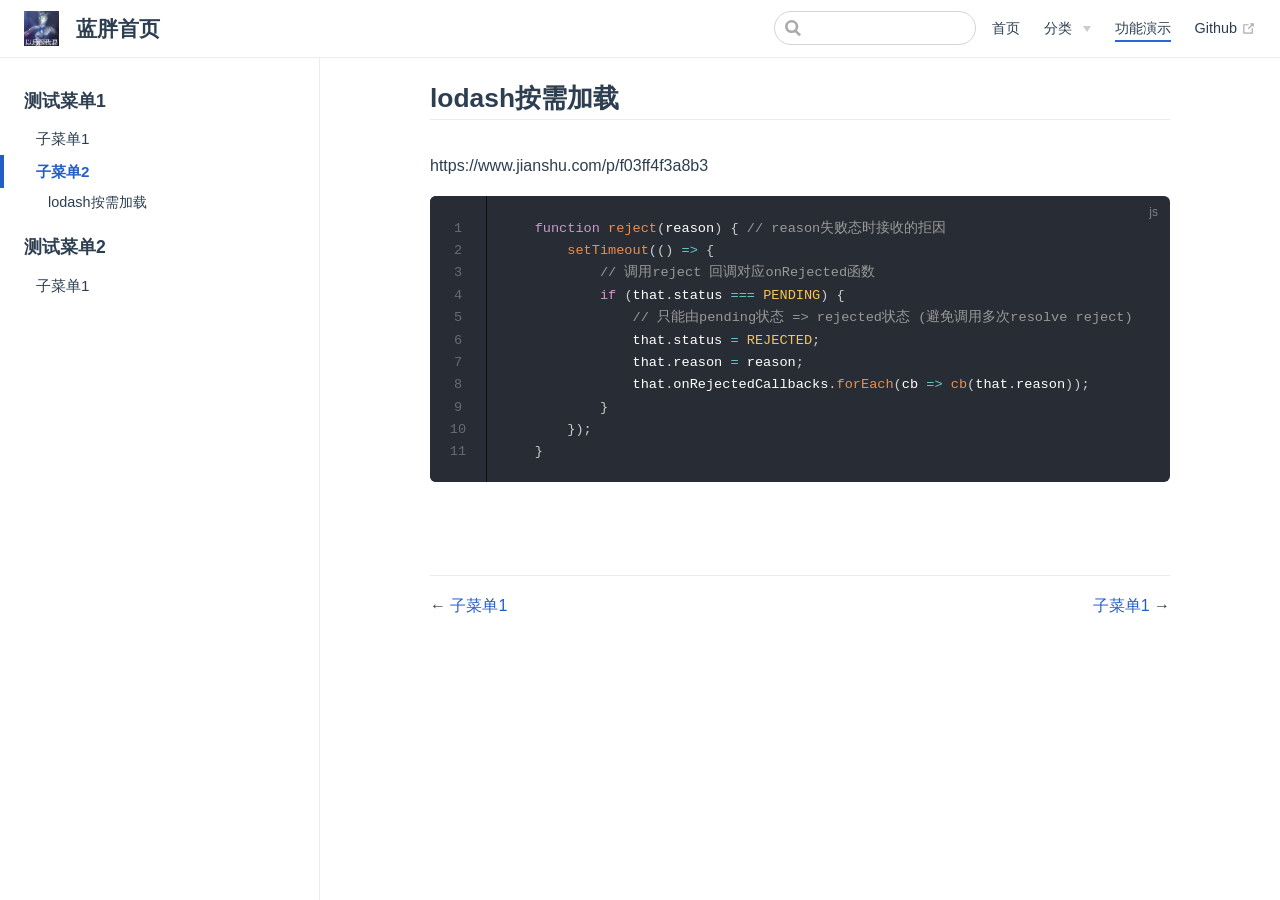
<file: pages/folder1/test3.html>
<!DOCTYPE html>
<html lang="en-US">
  <head>
    <meta charset="utf-8">
    <meta name="viewport" content="width=device-width,initial-scale=1">
    <title>lodash按需加载 | 蓝胖首页</title>
    <meta name="generator" content="VuePress 1.9.7">
    <link rel="icon" href="/logo.png">
    <meta name="description" content="蓝胖的前端记录">
    
    <link rel="preload" href="/assets/css/0.styles.e69f7b72.css" as="style"><link rel="preload" href="/assets/js/app.cb392f73.js" as="script"><link rel="preload" href="/assets/js/2.b6ec31da.js" as="script"><link rel="preload" href="/assets/js/12.2d75f6b5.js" as="script"><link rel="prefetch" href="/assets/js/10.86ca2f53.js"><link rel="prefetch" href="/assets/js/11.796f7414.js"><link rel="prefetch" href="/assets/js/13.c0a3feb1.js"><link rel="prefetch" href="/assets/js/14.9dafe81f.js"><link rel="prefetch" href="/assets/js/3.bf96ccb5.js"><link rel="prefetch" href="/assets/js/4.c3f4617d.js"><link rel="prefetch" href="/assets/js/5.9498d5e9.js"><link rel="prefetch" href="/assets/js/6.0da93f26.js"><link rel="prefetch" href="/assets/js/7.e5fc63a8.js"><link rel="prefetch" href="/assets/js/8.0509a518.js"><link rel="prefetch" href="/assets/js/9.a2ea86b3.js">
    <link rel="stylesheet" href="/assets/css/0.styles.e69f7b72.css">
  </head>
  <body>
    <div id="app" data-server-rendered="true"><div class="theme-container"><header class="navbar"><div class="sidebar-button"><svg xmlns="http://www.w3.org/2000/svg" aria-hidden="true" role="img" viewBox="0 0 448 512" class="icon"><path fill="currentColor" d="M436 124H12c-6.627 0-12-5.373-12-12V80c0-6.627 5.373-12 12-12h424c6.627 0 12 5.373 12 12v32c0 6.627-5.373 12-12 12zm0 160H12c-6.627 0-12-5.373-12-12v-32c0-6.627 5.373-12 12-12h424c6.627 0 12 5.373 12 12v32c0 6.627-5.373 12-12 12zm0 160H12c-6.627 0-12-5.373-12-12v-32c0-6.627 5.373-12 12-12h424c6.627 0 12 5.373 12 12v32c0 6.627-5.373 12-12 12z"></path></svg></div> <a href="/" class="home-link router-link-active"><img src="/logo.png" alt="蓝胖首页" class="logo"> <span class="site-name can-hide">蓝胖首页</span></a> <div class="links"><div class="search-box"><input aria-label="Search" autocomplete="off" spellcheck="false" value=""> <!----></div> <nav class="nav-links can-hide"><div class="nav-item"><a href="/" class="nav-link">
  首页
</a></div><div class="nav-item"><div class="dropdown-wrapper"><button type="button" aria-label="分类" class="dropdown-title"><span class="title">分类</span> <span class="arrow down"></span></button> <button type="button" aria-label="分类" class="mobile-dropdown-title"><span class="title">分类</span> <span class="arrow right"></span></button> <ul class="nav-dropdown" style="display:none;"><li class="dropdown-item"><!----> <a href="/pages/folder1/test1.html" class="nav-link">
  文章
</a></li><li class="dropdown-item"><!----> <a href="/pages/folder2/test4.html" class="nav-link">
  琐碎
</a></li></ul></div></div><div class="nav-item"><a href="/pages/folder1/test3.html" aria-current="page" class="nav-link router-link-exact-active router-link-active">
  功能演示
</a></div><div class="nav-item"><a href="https://github.com/dwanda" target="_blank" rel="noopener noreferrer" class="nav-link external">
  Github
  <span><svg xmlns="http://www.w3.org/2000/svg" aria-hidden="true" focusable="false" x="0px" y="0px" viewBox="0 0 100 100" width="15" height="15" class="icon outbound"><path fill="currentColor" d="M18.8,85.1h56l0,0c2.2,0,4-1.8,4-4v-32h-8v28h-48v-48h28v-8h-32l0,0c-2.2,0-4,1.8-4,4v56C14.8,83.3,16.6,85.1,18.8,85.1z"></path> <polygon fill="currentColor" points="45.7,48.7 51.3,54.3 77.2,28.5 77.2,37.2 85.2,37.2 85.2,14.9 62.8,14.9 62.8,22.9 71.5,22.9"></polygon></svg> <span class="sr-only">(opens new window)</span></span></a></div> <!----></nav></div></header> <div class="sidebar-mask"></div> <aside class="sidebar"><nav class="nav-links"><div class="nav-item"><a href="/" class="nav-link">
  首页
</a></div><div class="nav-item"><div class="dropdown-wrapper"><button type="button" aria-label="分类" class="dropdown-title"><span class="title">分类</span> <span class="arrow down"></span></button> <button type="button" aria-label="分类" class="mobile-dropdown-title"><span class="title">分类</span> <span class="arrow right"></span></button> <ul class="nav-dropdown" style="display:none;"><li class="dropdown-item"><!----> <a href="/pages/folder1/test1.html" class="nav-link">
  文章
</a></li><li class="dropdown-item"><!----> <a href="/pages/folder2/test4.html" class="nav-link">
  琐碎
</a></li></ul></div></div><div class="nav-item"><a href="/pages/folder1/test3.html" aria-current="page" class="nav-link router-link-exact-active router-link-active">
  功能演示
</a></div><div class="nav-item"><a href="https://github.com/dwanda" target="_blank" rel="noopener noreferrer" class="nav-link external">
  Github
  <span><svg xmlns="http://www.w3.org/2000/svg" aria-hidden="true" focusable="false" x="0px" y="0px" viewBox="0 0 100 100" width="15" height="15" class="icon outbound"><path fill="currentColor" d="M18.8,85.1h56l0,0c2.2,0,4-1.8,4-4v-32h-8v28h-48v-48h28v-8h-32l0,0c-2.2,0-4,1.8-4,4v56C14.8,83.3,16.6,85.1,18.8,85.1z"></path> <polygon fill="currentColor" points="45.7,48.7 51.3,54.3 77.2,28.5 77.2,37.2 85.2,37.2 85.2,14.9 62.8,14.9 62.8,22.9 71.5,22.9"></polygon></svg> <span class="sr-only">(opens new window)</span></span></a></div> <!----></nav>  <ul class="sidebar-links"><li><section class="sidebar-group depth-0"><p class="sidebar-heading open"><span>测试菜单1</span> <!----></p> <ul class="sidebar-links sidebar-group-items"><li><a href="/pages/folder1/test1.html" class="sidebar-link">子菜单1</a></li><li><a href="/pages/folder1/test3.html" aria-current="page" class="active sidebar-link">子菜单2</a><ul class="sidebar-sub-headers"><li class="sidebar-sub-header"><a href="/pages/folder1/test3.html#lodash按需加载" class="sidebar-link">lodash按需加载</a></li></ul></li></ul></section></li><li><section class="sidebar-group depth-0"><p class="sidebar-heading"><span>测试菜单2</span> <!----></p> <ul class="sidebar-links sidebar-group-items"><li><a href="/pages/folder1/test2.html" class="sidebar-link">子菜单1</a></li></ul></section></li></ul> </aside> <main class="page"> <div class="theme-default-content content__default"><h2 id="lodash按需加载"><a href="#lodash按需加载" class="header-anchor">#</a> lodash按需加载</h2> <p>https://www.jianshu.com/p/f03ff4f3a8b3</p> <div class="language-js line-numbers-mode"><pre class="language-js"><code>    <span class="token keyword">function</span> <span class="token function">reject</span><span class="token punctuation">(</span><span class="token parameter">reason</span><span class="token punctuation">)</span> <span class="token punctuation">{</span> <span class="token comment">// reason失败态时接收的拒因</span>
        <span class="token function">setTimeout</span><span class="token punctuation">(</span><span class="token punctuation">(</span><span class="token punctuation">)</span> <span class="token operator">=&gt;</span> <span class="token punctuation">{</span>
            <span class="token comment">// 调用reject 回调对应onRejected函数</span>
            <span class="token keyword">if</span> <span class="token punctuation">(</span>that<span class="token punctuation">.</span>status <span class="token operator">===</span> <span class="token constant">PENDING</span><span class="token punctuation">)</span> <span class="token punctuation">{</span>
                <span class="token comment">// 只能由pending状态 =&gt; rejected状态 (避免调用多次resolve reject)</span>
                that<span class="token punctuation">.</span>status <span class="token operator">=</span> <span class="token constant">REJECTED</span><span class="token punctuation">;</span>
                that<span class="token punctuation">.</span>reason <span class="token operator">=</span> reason<span class="token punctuation">;</span>
                that<span class="token punctuation">.</span>onRejectedCallbacks<span class="token punctuation">.</span><span class="token function">forEach</span><span class="token punctuation">(</span><span class="token parameter">cb</span> <span class="token operator">=&gt;</span> <span class="token function">cb</span><span class="token punctuation">(</span>that<span class="token punctuation">.</span>reason<span class="token punctuation">)</span><span class="token punctuation">)</span><span class="token punctuation">;</span>
            <span class="token punctuation">}</span>
        <span class="token punctuation">}</span><span class="token punctuation">)</span><span class="token punctuation">;</span>
    <span class="token punctuation">}</span>
</code></pre> <div class="line-numbers-wrapper"><span class="line-number">1</span><br><span class="line-number">2</span><br><span class="line-number">3</span><br><span class="line-number">4</span><br><span class="line-number">5</span><br><span class="line-number">6</span><br><span class="line-number">7</span><br><span class="line-number">8</span><br><span class="line-number">9</span><br><span class="line-number">10</span><br><span class="line-number">11</span><br></div></div></div> <footer class="page-edit"><!----> <!----></footer> <div class="page-nav"><p class="inner"><span class="prev">
      ←
      <a href="/pages/folder1/test1.html" class="prev">
        子菜单1
      </a></span> <span class="next"><a href="/pages/folder1/test2.html">
        子菜单1
      </a>
      →
    </span></p></div> </main></div><div class="global-ui"></div></div>
    <script src="/assets/js/app.cb392f73.js" defer></script><script src="/assets/js/2.b6ec31da.js" defer></script><script src="/assets/js/12.2d75f6b5.js" defer></script>
  </body>
</html>
</file>
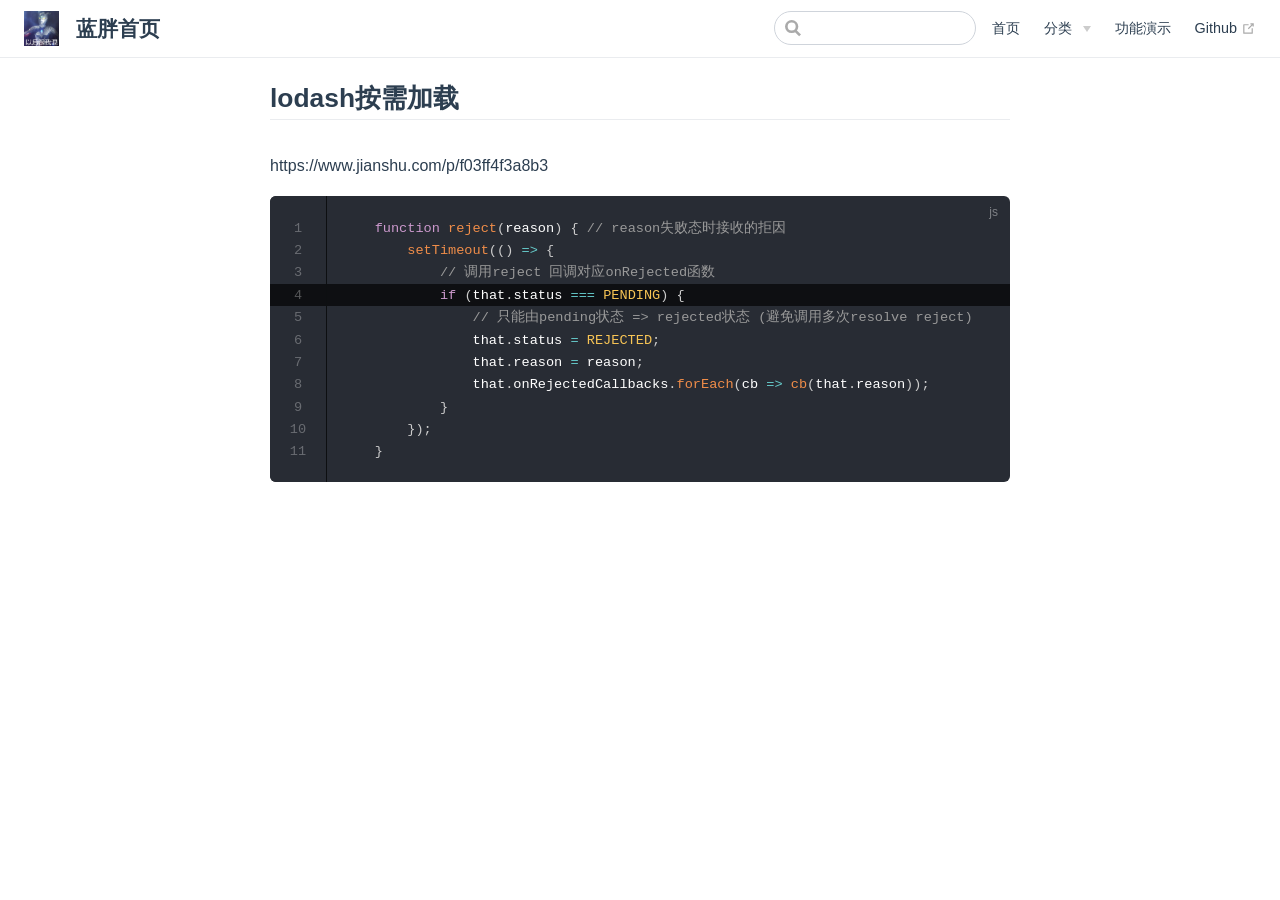
<file: pages/folder2/test4.html>
<!DOCTYPE html>
<html lang="en-US">
  <head>
    <meta charset="utf-8">
    <meta name="viewport" content="width=device-width,initial-scale=1">
    <title>lodash按需加载 | 蓝胖首页</title>
    <meta name="generator" content="VuePress 1.9.7">
    <link rel="icon" href="/logo.png">
    <meta name="description" content="蓝胖的前端记录">
    
    <link rel="preload" href="/assets/css/0.styles.e69f7b72.css" as="style"><link rel="preload" href="/assets/js/app.cb392f73.js" as="script"><link rel="preload" href="/assets/js/2.b6ec31da.js" as="script"><link rel="preload" href="/assets/js/13.c0a3feb1.js" as="script"><link rel="prefetch" href="/assets/js/10.86ca2f53.js"><link rel="prefetch" href="/assets/js/11.796f7414.js"><link rel="prefetch" href="/assets/js/12.2d75f6b5.js"><link rel="prefetch" href="/assets/js/14.9dafe81f.js"><link rel="prefetch" href="/assets/js/3.bf96ccb5.js"><link rel="prefetch" href="/assets/js/4.c3f4617d.js"><link rel="prefetch" href="/assets/js/5.9498d5e9.js"><link rel="prefetch" href="/assets/js/6.0da93f26.js"><link rel="prefetch" href="/assets/js/7.e5fc63a8.js"><link rel="prefetch" href="/assets/js/8.0509a518.js"><link rel="prefetch" href="/assets/js/9.a2ea86b3.js">
    <link rel="stylesheet" href="/assets/css/0.styles.e69f7b72.css">
  </head>
  <body>
    <div id="app" data-server-rendered="true"><div class="theme-container no-sidebar"><header class="navbar"><div class="sidebar-button"><svg xmlns="http://www.w3.org/2000/svg" aria-hidden="true" role="img" viewBox="0 0 448 512" class="icon"><path fill="currentColor" d="M436 124H12c-6.627 0-12-5.373-12-12V80c0-6.627 5.373-12 12-12h424c6.627 0 12 5.373 12 12v32c0 6.627-5.373 12-12 12zm0 160H12c-6.627 0-12-5.373-12-12v-32c0-6.627 5.373-12 12-12h424c6.627 0 12 5.373 12 12v32c0 6.627-5.373 12-12 12zm0 160H12c-6.627 0-12-5.373-12-12v-32c0-6.627 5.373-12 12-12h424c6.627 0 12 5.373 12 12v32c0 6.627-5.373 12-12 12z"></path></svg></div> <a href="/" class="home-link router-link-active"><img src="/logo.png" alt="蓝胖首页" class="logo"> <span class="site-name can-hide">蓝胖首页</span></a> <div class="links"><div class="search-box"><input aria-label="Search" autocomplete="off" spellcheck="false" value=""> <!----></div> <nav class="nav-links can-hide"><div class="nav-item"><a href="/" class="nav-link">
  首页
</a></div><div class="nav-item"><div class="dropdown-wrapper"><button type="button" aria-label="分类" class="dropdown-title"><span class="title">分类</span> <span class="arrow down"></span></button> <button type="button" aria-label="分类" class="mobile-dropdown-title"><span class="title">分类</span> <span class="arrow right"></span></button> <ul class="nav-dropdown" style="display:none;"><li class="dropdown-item"><!----> <a href="/pages/folder1/test1.html" class="nav-link">
  文章
</a></li><li class="dropdown-item"><!----> <a href="/pages/folder2/test4.html" aria-current="page" class="nav-link router-link-exact-active router-link-active">
  琐碎
</a></li></ul></div></div><div class="nav-item"><a href="/pages/folder1/test3.html" class="nav-link">
  功能演示
</a></div><div class="nav-item"><a href="https://github.com/dwanda" target="_blank" rel="noopener noreferrer" class="nav-link external">
  Github
  <span><svg xmlns="http://www.w3.org/2000/svg" aria-hidden="true" focusable="false" x="0px" y="0px" viewBox="0 0 100 100" width="15" height="15" class="icon outbound"><path fill="currentColor" d="M18.8,85.1h56l0,0c2.2,0,4-1.8,4-4v-32h-8v28h-48v-48h28v-8h-32l0,0c-2.2,0-4,1.8-4,4v56C14.8,83.3,16.6,85.1,18.8,85.1z"></path> <polygon fill="currentColor" points="45.7,48.7 51.3,54.3 77.2,28.5 77.2,37.2 85.2,37.2 85.2,14.9 62.8,14.9 62.8,22.9 71.5,22.9"></polygon></svg> <span class="sr-only">(opens new window)</span></span></a></div> <!----></nav></div></header> <div class="sidebar-mask"></div> <aside class="sidebar"><nav class="nav-links"><div class="nav-item"><a href="/" class="nav-link">
  首页
</a></div><div class="nav-item"><div class="dropdown-wrapper"><button type="button" aria-label="分类" class="dropdown-title"><span class="title">分类</span> <span class="arrow down"></span></button> <button type="button" aria-label="分类" class="mobile-dropdown-title"><span class="title">分类</span> <span class="arrow right"></span></button> <ul class="nav-dropdown" style="display:none;"><li class="dropdown-item"><!----> <a href="/pages/folder1/test1.html" class="nav-link">
  文章
</a></li><li class="dropdown-item"><!----> <a href="/pages/folder2/test4.html" aria-current="page" class="nav-link router-link-exact-active router-link-active">
  琐碎
</a></li></ul></div></div><div class="nav-item"><a href="/pages/folder1/test3.html" class="nav-link">
  功能演示
</a></div><div class="nav-item"><a href="https://github.com/dwanda" target="_blank" rel="noopener noreferrer" class="nav-link external">
  Github
  <span><svg xmlns="http://www.w3.org/2000/svg" aria-hidden="true" focusable="false" x="0px" y="0px" viewBox="0 0 100 100" width="15" height="15" class="icon outbound"><path fill="currentColor" d="M18.8,85.1h56l0,0c2.2,0,4-1.8,4-4v-32h-8v28h-48v-48h28v-8h-32l0,0c-2.2,0-4,1.8-4,4v56C14.8,83.3,16.6,85.1,18.8,85.1z"></path> <polygon fill="currentColor" points="45.7,48.7 51.3,54.3 77.2,28.5 77.2,37.2 85.2,37.2 85.2,14.9 62.8,14.9 62.8,22.9 71.5,22.9"></polygon></svg> <span class="sr-only">(opens new window)</span></span></a></div> <!----></nav>  <!----> </aside> <main class="page"> <div class="theme-default-content content__default"><h2 id="lodash按需加载"><a href="#lodash按需加载" class="header-anchor">#</a> lodash按需加载</h2> <p>https://www.jianshu.com/p/f03ff4f3a8b3</p> <div class="language-js line-numbers-mode"><div class="highlight-lines"><br><br><br><div class="highlighted"> </div><br><br><br><br><br><br><br><br></div><pre class="language-js"><code>    <span class="token keyword">function</span> <span class="token function">reject</span><span class="token punctuation">(</span><span class="token parameter">reason</span><span class="token punctuation">)</span> <span class="token punctuation">{</span> <span class="token comment">// reason失败态时接收的拒因</span>
        <span class="token function">setTimeout</span><span class="token punctuation">(</span><span class="token punctuation">(</span><span class="token punctuation">)</span> <span class="token operator">=&gt;</span> <span class="token punctuation">{</span>
            <span class="token comment">// 调用reject 回调对应onRejected函数</span>
            <span class="token keyword">if</span> <span class="token punctuation">(</span>that<span class="token punctuation">.</span>status <span class="token operator">===</span> <span class="token constant">PENDING</span><span class="token punctuation">)</span> <span class="token punctuation">{</span>
                <span class="token comment">// 只能由pending状态 =&gt; rejected状态 (避免调用多次resolve reject)</span>
                that<span class="token punctuation">.</span>status <span class="token operator">=</span> <span class="token constant">REJECTED</span><span class="token punctuation">;</span>
                that<span class="token punctuation">.</span>reason <span class="token operator">=</span> reason<span class="token punctuation">;</span>
                that<span class="token punctuation">.</span>onRejectedCallbacks<span class="token punctuation">.</span><span class="token function">forEach</span><span class="token punctuation">(</span><span class="token parameter">cb</span> <span class="token operator">=&gt;</span> <span class="token function">cb</span><span class="token punctuation">(</span>that<span class="token punctuation">.</span>reason<span class="token punctuation">)</span><span class="token punctuation">)</span><span class="token punctuation">;</span>
            <span class="token punctuation">}</span>
        <span class="token punctuation">}</span><span class="token punctuation">)</span><span class="token punctuation">;</span>
    <span class="token punctuation">}</span>
</code></pre><div class="line-numbers-wrapper"><span class="line-number">1</span><br><span class="line-number">2</span><br><span class="line-number">3</span><br><span class="line-number">4</span><br><span class="line-number">5</span><br><span class="line-number">6</span><br><span class="line-number">7</span><br><span class="line-number">8</span><br><span class="line-number">9</span><br><span class="line-number">10</span><br><span class="line-number">11</span><br></div></div></div> <footer class="page-edit"><!----> <!----></footer> <!----> </main></div><div class="global-ui"></div></div>
    <script src="/assets/js/app.cb392f73.js" defer></script><script src="/assets/js/2.b6ec31da.js" defer></script><script src="/assets/js/13.c0a3feb1.js" defer></script>
  </body>
</html>
</file>
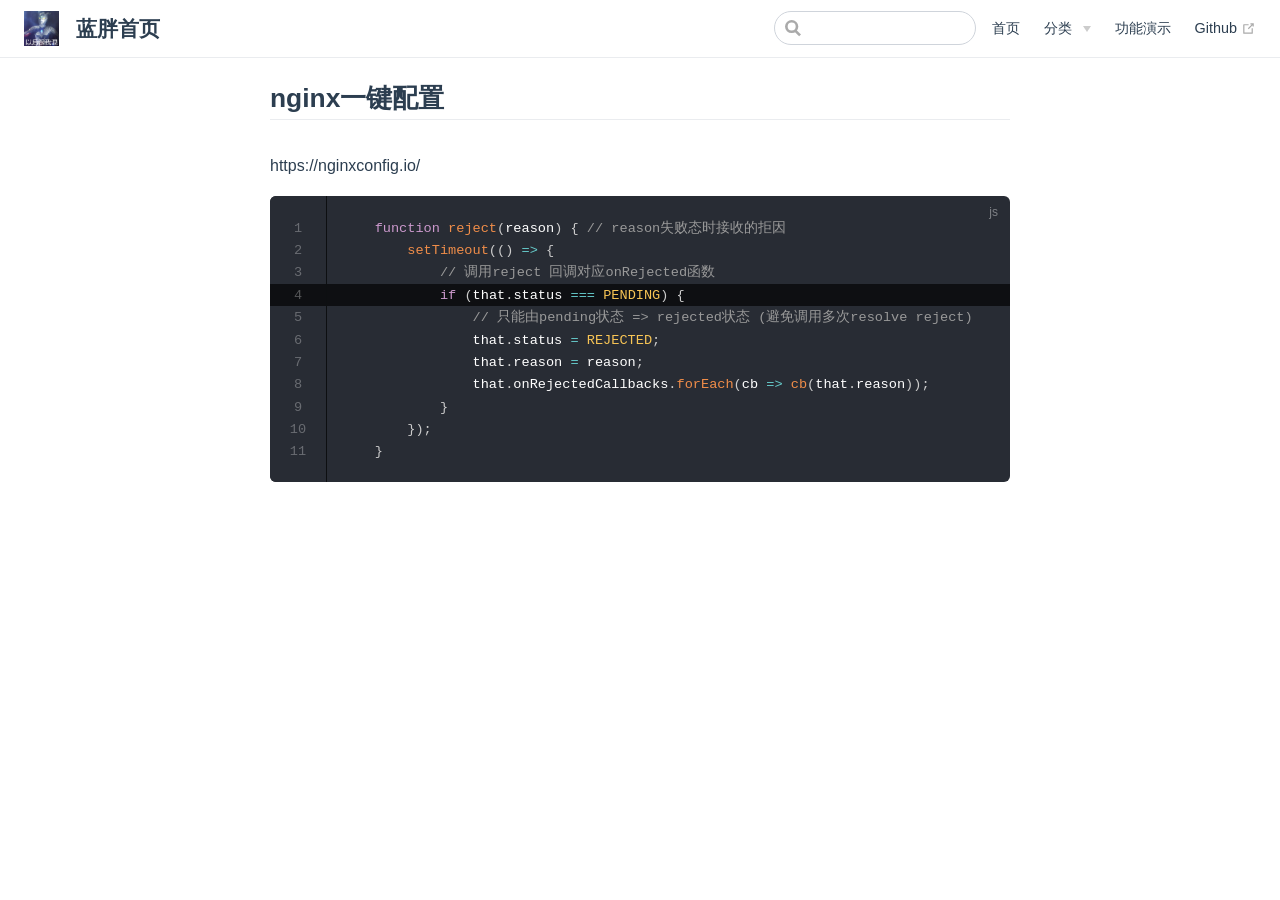
<file: pages/folder2/test5.html>
<!DOCTYPE html>
<html lang="en-US">
  <head>
    <meta charset="utf-8">
    <meta name="viewport" content="width=device-width,initial-scale=1">
    <title>nginx一键配置 | 蓝胖首页</title>
    <meta name="generator" content="VuePress 1.9.7">
    <link rel="icon" href="/logo.png">
    <meta name="description" content="蓝胖的前端记录">
    
    <link rel="preload" href="/assets/css/0.styles.e69f7b72.css" as="style"><link rel="preload" href="/assets/js/app.cb392f73.js" as="script"><link rel="preload" href="/assets/js/2.b6ec31da.js" as="script"><link rel="preload" href="/assets/js/14.9dafe81f.js" as="script"><link rel="prefetch" href="/assets/js/10.86ca2f53.js"><link rel="prefetch" href="/assets/js/11.796f7414.js"><link rel="prefetch" href="/assets/js/12.2d75f6b5.js"><link rel="prefetch" href="/assets/js/13.c0a3feb1.js"><link rel="prefetch" href="/assets/js/3.bf96ccb5.js"><link rel="prefetch" href="/assets/js/4.c3f4617d.js"><link rel="prefetch" href="/assets/js/5.9498d5e9.js"><link rel="prefetch" href="/assets/js/6.0da93f26.js"><link rel="prefetch" href="/assets/js/7.e5fc63a8.js"><link rel="prefetch" href="/assets/js/8.0509a518.js"><link rel="prefetch" href="/assets/js/9.a2ea86b3.js">
    <link rel="stylesheet" href="/assets/css/0.styles.e69f7b72.css">
  </head>
  <body>
    <div id="app" data-server-rendered="true"><div class="theme-container no-sidebar"><header class="navbar"><div class="sidebar-button"><svg xmlns="http://www.w3.org/2000/svg" aria-hidden="true" role="img" viewBox="0 0 448 512" class="icon"><path fill="currentColor" d="M436 124H12c-6.627 0-12-5.373-12-12V80c0-6.627 5.373-12 12-12h424c6.627 0 12 5.373 12 12v32c0 6.627-5.373 12-12 12zm0 160H12c-6.627 0-12-5.373-12-12v-32c0-6.627 5.373-12 12-12h424c6.627 0 12 5.373 12 12v32c0 6.627-5.373 12-12 12zm0 160H12c-6.627 0-12-5.373-12-12v-32c0-6.627 5.373-12 12-12h424c6.627 0 12 5.373 12 12v32c0 6.627-5.373 12-12 12z"></path></svg></div> <a href="/" class="home-link router-link-active"><img src="/logo.png" alt="蓝胖首页" class="logo"> <span class="site-name can-hide">蓝胖首页</span></a> <div class="links"><div class="search-box"><input aria-label="Search" autocomplete="off" spellcheck="false" value=""> <!----></div> <nav class="nav-links can-hide"><div class="nav-item"><a href="/" class="nav-link">
  首页
</a></div><div class="nav-item"><div class="dropdown-wrapper"><button type="button" aria-label="分类" class="dropdown-title"><span class="title">分类</span> <span class="arrow down"></span></button> <button type="button" aria-label="分类" class="mobile-dropdown-title"><span class="title">分类</span> <span class="arrow right"></span></button> <ul class="nav-dropdown" style="display:none;"><li class="dropdown-item"><!----> <a href="/pages/folder1/test1.html" class="nav-link">
  文章
</a></li><li class="dropdown-item"><!----> <a href="/pages/folder2/test4.html" class="nav-link">
  琐碎
</a></li></ul></div></div><div class="nav-item"><a href="/pages/folder1/test3.html" class="nav-link">
  功能演示
</a></div><div class="nav-item"><a href="https://github.com/dwanda" target="_blank" rel="noopener noreferrer" class="nav-link external">
  Github
  <span><svg xmlns="http://www.w3.org/2000/svg" aria-hidden="true" focusable="false" x="0px" y="0px" viewBox="0 0 100 100" width="15" height="15" class="icon outbound"><path fill="currentColor" d="M18.8,85.1h56l0,0c2.2,0,4-1.8,4-4v-32h-8v28h-48v-48h28v-8h-32l0,0c-2.2,0-4,1.8-4,4v56C14.8,83.3,16.6,85.1,18.8,85.1z"></path> <polygon fill="currentColor" points="45.7,48.7 51.3,54.3 77.2,28.5 77.2,37.2 85.2,37.2 85.2,14.9 62.8,14.9 62.8,22.9 71.5,22.9"></polygon></svg> <span class="sr-only">(opens new window)</span></span></a></div> <!----></nav></div></header> <div class="sidebar-mask"></div> <aside class="sidebar"><nav class="nav-links"><div class="nav-item"><a href="/" class="nav-link">
  首页
</a></div><div class="nav-item"><div class="dropdown-wrapper"><button type="button" aria-label="分类" class="dropdown-title"><span class="title">分类</span> <span class="arrow down"></span></button> <button type="button" aria-label="分类" class="mobile-dropdown-title"><span class="title">分类</span> <span class="arrow right"></span></button> <ul class="nav-dropdown" style="display:none;"><li class="dropdown-item"><!----> <a href="/pages/folder1/test1.html" class="nav-link">
  文章
</a></li><li class="dropdown-item"><!----> <a href="/pages/folder2/test4.html" class="nav-link">
  琐碎
</a></li></ul></div></div><div class="nav-item"><a href="/pages/folder1/test3.html" class="nav-link">
  功能演示
</a></div><div class="nav-item"><a href="https://github.com/dwanda" target="_blank" rel="noopener noreferrer" class="nav-link external">
  Github
  <span><svg xmlns="http://www.w3.org/2000/svg" aria-hidden="true" focusable="false" x="0px" y="0px" viewBox="0 0 100 100" width="15" height="15" class="icon outbound"><path fill="currentColor" d="M18.8,85.1h56l0,0c2.2,0,4-1.8,4-4v-32h-8v28h-48v-48h28v-8h-32l0,0c-2.2,0-4,1.8-4,4v56C14.8,83.3,16.6,85.1,18.8,85.1z"></path> <polygon fill="currentColor" points="45.7,48.7 51.3,54.3 77.2,28.5 77.2,37.2 85.2,37.2 85.2,14.9 62.8,14.9 62.8,22.9 71.5,22.9"></polygon></svg> <span class="sr-only">(opens new window)</span></span></a></div> <!----></nav>  <!----> </aside> <main class="page"> <div class="theme-default-content content__default"><h2 id="nginx一键配置"><a href="#nginx一键配置" class="header-anchor">#</a> nginx一键配置</h2> <p>https://nginxconfig.io/</p> <div class="language-js line-numbers-mode"><div class="highlight-lines"><br><br><br><div class="highlighted"> </div><br><br><br><br><br><br><br><br></div><pre class="language-js"><code>    <span class="token keyword">function</span> <span class="token function">reject</span><span class="token punctuation">(</span><span class="token parameter">reason</span><span class="token punctuation">)</span> <span class="token punctuation">{</span> <span class="token comment">// reason失败态时接收的拒因</span>
        <span class="token function">setTimeout</span><span class="token punctuation">(</span><span class="token punctuation">(</span><span class="token punctuation">)</span> <span class="token operator">=&gt;</span> <span class="token punctuation">{</span>
            <span class="token comment">// 调用reject 回调对应onRejected函数</span>
            <span class="token keyword">if</span> <span class="token punctuation">(</span>that<span class="token punctuation">.</span>status <span class="token operator">===</span> <span class="token constant">PENDING</span><span class="token punctuation">)</span> <span class="token punctuation">{</span>
                <span class="token comment">// 只能由pending状态 =&gt; rejected状态 (避免调用多次resolve reject)</span>
                that<span class="token punctuation">.</span>status <span class="token operator">=</span> <span class="token constant">REJECTED</span><span class="token punctuation">;</span>
                that<span class="token punctuation">.</span>reason <span class="token operator">=</span> reason<span class="token punctuation">;</span>
                that<span class="token punctuation">.</span>onRejectedCallbacks<span class="token punctuation">.</span><span class="token function">forEach</span><span class="token punctuation">(</span><span class="token parameter">cb</span> <span class="token operator">=&gt;</span> <span class="token function">cb</span><span class="token punctuation">(</span>that<span class="token punctuation">.</span>reason<span class="token punctuation">)</span><span class="token punctuation">)</span><span class="token punctuation">;</span>
            <span class="token punctuation">}</span>
        <span class="token punctuation">}</span><span class="token punctuation">)</span><span class="token punctuation">;</span>
    <span class="token punctuation">}</span>
</code></pre><div class="line-numbers-wrapper"><span class="line-number">1</span><br><span class="line-number">2</span><br><span class="line-number">3</span><br><span class="line-number">4</span><br><span class="line-number">5</span><br><span class="line-number">6</span><br><span class="line-number">7</span><br><span class="line-number">8</span><br><span class="line-number">9</span><br><span class="line-number">10</span><br><span class="line-number">11</span><br></div></div></div> <footer class="page-edit"><!----> <!----></footer> <!----> </main></div><div class="global-ui"></div></div>
    <script src="/assets/js/app.cb392f73.js" defer></script><script src="/assets/js/2.b6ec31da.js" defer></script><script src="/assets/js/14.9dafe81f.js" defer></script>
  </body>
</html>
</file>
<file: assets/css/0.styles.e69f7b72.css>
code[class*=language-],pre[class*=language-]{color:#ccc;background:none;font-family:Consolas,Monaco,Andale Mono,Ubuntu Mono,monospace;font-size:1em;text-align:left;white-space:pre;word-spacing:normal;word-break:normal;word-wrap:normal;line-height:1.5;-moz-tab-size:4;-o-tab-size:4;tab-size:4;-webkit-hyphens:none;hyphens:none}pre[class*=language-]{padding:1em;margin:.5em 0;overflow:auto}:not(pre)>code[class*=language-],pre[class*=language-]{background:#2d2d2d}:not(pre)>code[class*=language-]{padding:.1em;border-radius:.3em;white-space:normal}.token.block-comment,.token.cdata,.token.comment,.token.doctype,.token.prolog{color:#999}.token.punctuation{color:#ccc}.token.attr-name,.token.deleted,.token.namespace,.token.tag{color:#e2777a}.token.function-name{color:#6196cc}.token.boolean,.token.function,.token.number{color:#f08d49}.token.class-name,.token.constant,.token.property,.token.symbol{color:#f8c555}.token.atrule,.token.builtin,.token.important,.token.keyword,.token.selector{color:#cc99cd}.token.attr-value,.token.char,.token.regex,.token.string,.token.variable{color:#7ec699}.token.entity,.token.operator,.token.url{color:#67cdcc}.token.bold,.token.important{font-weight:700}.token.italic{font-style:italic}.token.entity{cursor:help}.token.inserted{color:green}.theme-default-content code{color:#476582;padding:.25rem .5rem;margin:0;font-size:.85em;background-color:rgba(27,31,35,.05);border-radius:3px}.theme-default-content code .token.deleted{color:#ec5975}.theme-default-content code .token.inserted{color:#235dc8}.theme-default-content pre,.theme-default-content pre[class*=language-]{line-height:1.4;padding:1.25rem 1.5rem;margin:.85rem 0;background-color:#282c34;border-radius:6px;overflow:auto}.theme-default-content pre[class*=language-] code,.theme-default-content pre code{color:#fff;padding:0;background-color:transparent;border-radius:0}div[class*=language-]{position:relative;background-color:#282c34;border-radius:6px}div[class*=language-] .highlight-lines{-webkit-user-select:none;user-select:none;padding-top:1.3rem;position:absolute;top:0;left:0;width:100%;line-height:1.4}div[class*=language-] .highlight-lines .highlighted{background-color:rgba(0,0,0,.66)}div[class*=language-] pre,div[class*=language-] pre[class*=language-]{background:transparent;position:relative;z-index:1}div[class*=language-]:before{position:absolute;z-index:3;top:.8em;right:1em;font-size:.75rem;color:hsla(0,0%,100%,.4)}div[class*=language-]:not(.line-numbers-mode) .line-numbers-wrapper{display:none}div[class*=language-].line-numbers-mode .highlight-lines .highlighted{position:relative}div[class*=language-].line-numbers-mode .highlight-lines .highlighted:before{content:" ";position:absolute;z-index:3;left:0;top:0;display:block;width:3.5rem;height:100%;background-color:rgba(0,0,0,.66)}div[class*=language-].line-numbers-mode pre{padding-left:4.5rem;vertical-align:middle}div[class*=language-].line-numbers-mode .line-numbers-wrapper{position:absolute;top:0;width:3.5rem;text-align:center;color:hsla(0,0%,100%,.3);padding:1.25rem 0;line-height:1.4}div[class*=language-].line-numbers-mode .line-numbers-wrapper br{-webkit-user-select:none;user-select:none}div[class*=language-].line-numbers-mode .line-numbers-wrapper .line-number{position:relative;z-index:4;-webkit-user-select:none;user-select:none;font-size:.85em}div[class*=language-].line-numbers-mode:after{content:"";position:absolute;z-index:2;top:0;left:0;width:3.5rem;height:100%;border-radius:6px 0 0 6px;border-right:1px solid rgba(0,0,0,.66);background-color:#282c34}div[class~=language-js]:before{content:"js"}div[class~=language-ts]:before{content:"ts"}div[class~=language-html]:before{content:"html"}div[class~=language-md]:before{content:"md"}div[class~=language-vue]:before{content:"vue"}div[class~=language-css]:before{content:"css"}div[class~=language-sass]:before{content:"sass"}div[class~=language-scss]:before{content:"scss"}div[class~=language-less]:before{content:"less"}div[class~=language-stylus]:before{content:"stylus"}div[class~=language-go]:before{content:"go"}div[class~=language-java]:before{content:"java"}div[class~=language-c]:before{content:"c"}div[class~=language-sh]:before{content:"sh"}div[class~=language-yaml]:before{content:"yaml"}div[class~=language-py]:before{content:"py"}div[class~=language-docker]:before{content:"docker"}div[class~=language-dockerfile]:before{content:"dockerfile"}div[class~=language-makefile]:before{content:"makefile"}div[class~=language-javascript]:before{content:"js"}div[class~=language-typescript]:before{content:"ts"}div[class~=language-markup]:before{content:"html"}div[class~=language-markdown]:before{content:"md"}div[class~=language-json]:before{content:"json"}div[class~=language-ruby]:before{content:"rb"}div[class~=language-python]:before{content:"py"}div[class~=language-bash]:before{content:"sh"}div[class~=language-php]:before{content:"php"}.custom-block .custom-block-title{font-weight:600;margin-bottom:-.4rem}.custom-block.danger,.custom-block.tip,.custom-block.warning{padding:.1rem 1.5rem;border-left-width:.5rem;border-left-style:solid;margin:1rem 0}.custom-block.tip{background-color:#f3f5f7;border-color:#42b983}.custom-block.warning{background-color:rgba(255,229,100,.3);border-color:#e7c000;color:#6b5900}.custom-block.warning .custom-block-title{color:#b29400}.custom-block.warning a{color:#2c3e50}.custom-block.danger{background-color:#ffe6e6;border-color:#c00;color:#4d0000}.custom-block.danger .custom-block-title{color:#900}.custom-block.danger a{color:#2c3e50}.custom-block.details{display:block;position:relative;border-radius:2px;margin:1.6em 0;padding:1.6em;background-color:#eee}.custom-block.details h4{margin-top:0}.custom-block.details figure:last-child,.custom-block.details p:last-child{margin-bottom:0;padding-bottom:0}.custom-block.details summary{outline:none;cursor:pointer}.arrow{display:inline-block;width:0;height:0}.arrow.up{border-bottom:6px solid #ccc}.arrow.down,.arrow.up{border-left:4px solid transparent;border-right:4px solid transparent}.arrow.down{border-top:6px solid #ccc}.arrow.right{border-left:6px solid #ccc}.arrow.left,.arrow.right{border-top:4px solid transparent;border-bottom:4px solid transparent}.arrow.left{border-right:6px solid #ccc}.theme-default-content:not(.custom){max-width:740px;margin:0 auto;padding:2rem 2.5rem}@media (max-width:959px){.theme-default-content:not(.custom){padding:2rem}}@media (max-width:419px){.theme-default-content:not(.custom){padding:1.5rem}}.table-of-contents .badge{vertical-align:middle}body,html{padding:0;margin:0;background-color:#fff}body{font-family:-apple-system,BlinkMacSystemFont,Segoe UI,Roboto,Oxygen,Ubuntu,Cantarell,Fira Sans,Droid Sans,Helvetica Neue,sans-serif;-webkit-font-smoothing:antialiased;-moz-osx-font-smoothing:grayscale;font-size:16px;color:#2c3e50}.page{padding-left:20rem}.navbar{z-index:20;right:0;height:3.6rem;background-color:#fff;box-sizing:border-box;border-bottom:1px solid #eaecef}.navbar,.sidebar-mask{position:fixed;top:0;left:0}.sidebar-mask{z-index:9;width:100vw;height:100vh;display:none}.sidebar{font-size:16px;background-color:#fff;width:20rem;position:fixed;z-index:10;margin:0;top:3.6rem;left:0;bottom:0;box-sizing:border-box;border-right:1px solid #eaecef;overflow-y:auto}.theme-default-content:not(.custom)>:first-child{margin-top:3.6rem}.theme-default-content:not(.custom) a:hover{text-decoration:underline}.theme-default-content:not(.custom) p.demo{padding:1rem 1.5rem;border:1px solid #ddd;border-radius:4px}.theme-default-content:not(.custom) img{max-width:100%}.theme-default-content.custom{padding:0;margin:0}.theme-default-content.custom img{max-width:100%}a{font-weight:500;text-decoration:none}a,p a code{color:#235dc8}p a code{font-weight:400}kbd{background:#eee;border:.15rem solid #ddd;border-bottom:.25rem solid #ddd;border-radius:.15rem;padding:0 .15em}blockquote{font-size:1rem;color:#999;border-left:.2rem solid #dfe2e5;margin:1rem 0;padding:.25rem 0 .25rem 1rem}blockquote>p{margin:0}ol,ul{padding-left:1.2em}strong{font-weight:600}h1,h2,h3,h4,h5,h6{font-weight:600;line-height:1.25}.theme-default-content:not(.custom)>h1,.theme-default-content:not(.custom)>h2,.theme-default-content:not(.custom)>h3,.theme-default-content:not(.custom)>h4,.theme-default-content:not(.custom)>h5,.theme-default-content:not(.custom)>h6{margin-top:-3.1rem;padding-top:4.6rem;margin-bottom:0}.theme-default-content:not(.custom)>h1:first-child,.theme-default-content:not(.custom)>h2:first-child,.theme-default-content:not(.custom)>h3:first-child,.theme-default-content:not(.custom)>h4:first-child,.theme-default-content:not(.custom)>h5:first-child,.theme-default-content:not(.custom)>h6:first-child{margin-top:-1.5rem;margin-bottom:1rem}.theme-default-content:not(.custom)>h1:first-child+.custom-block,.theme-default-content:not(.custom)>h1:first-child+p,.theme-default-content:not(.custom)>h1:first-child+pre,.theme-default-content:not(.custom)>h2:first-child+.custom-block,.theme-default-content:not(.custom)>h2:first-child+p,.theme-default-content:not(.custom)>h2:first-child+pre,.theme-default-content:not(.custom)>h3:first-child+.custom-block,.theme-default-content:not(.custom)>h3:first-child+p,.theme-default-content:not(.custom)>h3:first-child+pre,.theme-default-content:not(.custom)>h4:first-child+.custom-block,.theme-default-content:not(.custom)>h4:first-child+p,.theme-default-content:not(.custom)>h4:first-child+pre,.theme-default-content:not(.custom)>h5:first-child+.custom-block,.theme-default-content:not(.custom)>h5:first-child+p,.theme-default-content:not(.custom)>h5:first-child+pre,.theme-default-content:not(.custom)>h6:first-child+.custom-block,.theme-default-content:not(.custom)>h6:first-child+p,.theme-default-content:not(.custom)>h6:first-child+pre{margin-top:2rem}h1:focus .header-anchor,h1:hover .header-anchor,h2:focus .header-anchor,h2:hover .header-anchor,h3:focus .header-anchor,h3:hover .header-anchor,h4:focus .header-anchor,h4:hover .header-anchor,h5:focus .header-anchor,h5:hover .header-anchor,h6:focus .header-anchor,h6:hover .header-anchor{opacity:1}h1{font-size:2.2rem}h2{font-size:1.65rem;padding-bottom:.3rem;border-bottom:1px solid #eaecef}h3{font-size:1.35rem}a.header-anchor{font-size:.85em;float:left;margin-left:-.87em;padding-right:.23em;margin-top:.125em;opacity:0}a.header-anchor:focus,a.header-anchor:hover{text-decoration:none}.line-number,code,kbd{font-family:source-code-pro,Menlo,Monaco,Consolas,Courier New,monospace}ol,p,ul{line-height:1.7}hr{border:0;border-top:1px solid #eaecef}table{border-collapse:collapse;margin:1rem 0;display:block;overflow-x:auto}tr{border-top:1px solid #dfe2e5}tr:nth-child(2n){background-color:#f6f8fa}td,th{border:1px solid #dfe2e5;padding:.6em 1em}.theme-container.sidebar-open .sidebar-mask{display:block}.theme-container.no-navbar .theme-default-content:not(.custom)>h1,.theme-container.no-navbar h2,.theme-container.no-navbar h3,.theme-container.no-navbar h4,.theme-container.no-navbar h5,.theme-container.no-navbar h6{margin-top:1.5rem;padding-top:0}.theme-container.no-navbar .sidebar{top:0}@media (min-width:720px){.theme-container.no-sidebar .sidebar{display:none}.theme-container.no-sidebar .page{padding-left:0}}@media (max-width:959px){.sidebar{font-size:15px;width:16.4rem}.page{padding-left:16.4rem}}@media (max-width:719px){.sidebar{top:0;padding-top:3.6rem;transform:translateX(-100%);transition:transform .2s ease}.page{padding-left:0}.theme-container.sidebar-open .sidebar{transform:translateX(0)}.theme-container.no-navbar .sidebar{padding-top:0}}@media (max-width:419px){h1{font-size:1.9rem}.theme-default-content div[class*=language-]{margin:.85rem -1.5rem;border-radius:0}}#nprogress{pointer-events:none}#nprogress .bar{background:#235dc8;position:fixed;z-index:1031;top:0;left:0;width:100%;height:2px}#nprogress .peg{display:block;position:absolute;right:0;width:100px;height:100%;box-shadow:0 0 10px #235dc8,0 0 5px #235dc8;opacity:1;transform:rotate(3deg) translateY(-4px)}#nprogress .spinner{display:block;position:fixed;z-index:1031;top:15px;right:15px}#nprogress .spinner-icon{width:18px;height:18px;box-sizing:border-box;border-color:#235dc8 transparent transparent #235dc8;border-style:solid;border-width:2px;border-radius:50%;-webkit-animation:nprogress-spinner .4s linear infinite;animation:nprogress-spinner .4s linear infinite}.nprogress-custom-parent{overflow:hidden;position:relative}.nprogress-custom-parent #nprogress .bar,.nprogress-custom-parent #nprogress .spinner{position:absolute}@-webkit-keyframes nprogress-spinner{0%{transform:rotate(0deg)}to{transform:rotate(1turn)}}@keyframes nprogress-spinner{0%{transform:rotate(0deg)}to{transform:rotate(1turn)}}.icon.outbound{color:#aaa;display:inline-block;vertical-align:middle;position:relative;top:-1px}.sr-only{position:absolute;width:1px;height:1px;padding:0;margin:-1px;overflow:hidden;clip:rect(0,0,0,0);white-space:nowrap;border-width:0}.home{padding:3.6rem 2rem 0;max-width:960px;margin:0 auto;display:block}.home .hero{text-align:center}.home .hero img{max-width:100%;max-height:280px;display:block;margin:3rem auto 1.5rem}.home .hero h1{font-size:3rem}.home .hero .action,.home .hero .description,.home .hero h1{margin:1.8rem auto}.home .hero .description{max-width:35rem;font-size:1.6rem;line-height:1.3;color:#6a8bad}.home .hero .action-button{display:inline-block;font-size:1.2rem;color:#fff;background-color:#235dc8;padding:.8rem 1.6rem;border-radius:4px;transition:background-color .1s ease;box-sizing:border-box;border-bottom:1px solid #2054b4}.home .hero .action-button:hover{background-color:#2c69da}.home .features{border-top:1px solid #eaecef;padding:1.2rem 0;margin-top:2.5rem;display:flex;flex-wrap:wrap;align-items:flex-start;align-content:stretch;justify-content:space-between}.home .feature{flex-grow:1;flex-basis:30%;max-width:30%}.home .feature h2{font-size:1.4rem;font-weight:500;border-bottom:none;padding-bottom:0;color:#3a5169}.home .feature p{color:#4e6e8e}.home .footer{padding:2.5rem;border-top:1px solid #eaecef;text-align:center;color:#4e6e8e}@media (max-width:719px){.home .features{flex-direction:column}.home .feature{max-width:100%;padding:0 2.5rem}}@media (max-width:419px){.home{padding-left:1.5rem;padding-right:1.5rem}.home .hero img{max-height:210px;margin:2rem auto 1.2rem}.home .hero h1{font-size:2rem}.home .hero .action,.home .hero .description,.home .hero h1{margin:1.2rem auto}.home .hero .description{font-size:1.2rem}.home .hero .action-button{font-size:1rem;padding:.6rem 1.2rem}.home .feature h2{font-size:1.25rem}}.search-box{display:inline-block;position:relative;margin-right:1rem}.search-box input{cursor:text;width:10rem;height:2rem;color:#4e6e8e;display:inline-block;border:1px solid #cfd4db;border-radius:2rem;font-size:.9rem;line-height:2rem;padding:0 .5rem 0 2rem;outline:none;transition:all .2s ease;background:#fff url(/assets/img/search.83621669.svg) .6rem .5rem no-repeat;background-size:1rem}.search-box input:focus{cursor:auto;border-color:#235dc8}.search-box .suggestions{background:#fff;width:20rem;position:absolute;top:2rem;border:1px solid #cfd4db;border-radius:6px;padding:.4rem;list-style-type:none}.search-box .suggestions.align-right{right:0}.search-box .suggestion{line-height:1.4;padding:.4rem .6rem;border-radius:4px;cursor:pointer}.search-box .suggestion a{white-space:normal;color:#5d82a6}.search-box .suggestion a .page-title{font-weight:600}.search-box .suggestion a .header{font-size:.9em;margin-left:.25em}.search-box .suggestion.focused{background-color:#f3f4f5}.search-box .suggestion.focused a{color:#235dc8}@media (max-width:959px){.search-box input{cursor:pointer;width:0;border-color:transparent;position:relative}.search-box input:focus{cursor:text;left:0;width:10rem}}@media (-ms-high-contrast:none){.search-box input{height:2rem}}@media (max-width:959px) and (min-width:719px){.search-box .suggestions{left:0}}@media (max-width:719px){.search-box{margin-right:0}.search-box input{left:1rem}.search-box .suggestions{right:0}}@media (max-width:419px){.search-box .suggestions{width:calc(100vw - 4rem)}.search-box input:focus{width:8rem}}.sidebar-button{cursor:pointer;display:none;width:1.25rem;height:1.25rem;position:absolute;padding:.6rem;top:.6rem;left:1rem}.sidebar-button .icon{display:block;width:1.25rem;height:1.25rem}@media (max-width:719px){.sidebar-button{display:block}}.dropdown-enter,.dropdown-leave-to{height:0!important}.dropdown-wrapper{cursor:pointer}.dropdown-wrapper .dropdown-title,.dropdown-wrapper .mobile-dropdown-title{display:block;font-size:.9rem;font-family:inherit;cursor:inherit;padding:inherit;line-height:1.4rem;background:transparent;border:none;font-weight:500;color:#2c3e50}.dropdown-wrapper .dropdown-title:hover,.dropdown-wrapper .mobile-dropdown-title:hover{border-color:transparent}.dropdown-wrapper .dropdown-title .arrow,.dropdown-wrapper .mobile-dropdown-title .arrow{vertical-align:middle;margin-top:-1px;margin-left:.4rem}.dropdown-wrapper .mobile-dropdown-title{display:none;font-weight:600}.dropdown-wrapper .mobile-dropdown-title font-size inherit:hover{color:#235dc8}.dropdown-wrapper .nav-dropdown .dropdown-item{color:inherit;line-height:1.7rem}.dropdown-wrapper .nav-dropdown .dropdown-item h4{margin:.45rem 0 0;border-top:1px solid #eee;padding:1rem 1.5rem .45rem 1.25rem}.dropdown-wrapper .nav-dropdown .dropdown-item .dropdown-subitem-wrapper{padding:0;list-style:none}.dropdown-wrapper .nav-dropdown .dropdown-item .dropdown-subitem-wrapper .dropdown-subitem{font-size:.9em}.dropdown-wrapper .nav-dropdown .dropdown-item a{display:block;line-height:1.7rem;position:relative;border-bottom:none;font-weight:400;margin-bottom:0;padding:0 1.5rem 0 1.25rem}.dropdown-wrapper .nav-dropdown .dropdown-item a.router-link-active,.dropdown-wrapper .nav-dropdown .dropdown-item a:hover{color:#235dc8}.dropdown-wrapper .nav-dropdown .dropdown-item a.router-link-active:after{content:"";width:0;height:0;border-left:5px solid #235dc8;border-top:3px solid transparent;border-bottom:3px solid transparent;position:absolute;top:calc(50% - 2px);left:9px}.dropdown-wrapper .nav-dropdown .dropdown-item:first-child h4{margin-top:0;padding-top:0;border-top:0}@media (max-width:719px){.dropdown-wrapper.open .dropdown-title{margin-bottom:.5rem}.dropdown-wrapper .dropdown-title{display:none}.dropdown-wrapper .mobile-dropdown-title{display:block}.dropdown-wrapper .nav-dropdown{transition:height .1s ease-out;overflow:hidden}.dropdown-wrapper .nav-dropdown .dropdown-item h4{border-top:0;margin-top:0;padding-top:0}.dropdown-wrapper .nav-dropdown .dropdown-item>a,.dropdown-wrapper .nav-dropdown .dropdown-item h4{font-size:15px;line-height:2rem}.dropdown-wrapper .nav-dropdown .dropdown-item .dropdown-subitem{font-size:14px;padding-left:1rem}}@media (min-width:719px){.dropdown-wrapper{height:1.8rem}.dropdown-wrapper.open .nav-dropdown,.dropdown-wrapper:hover .nav-dropdown{display:block!important}.dropdown-wrapper.open:blur{display:none}.dropdown-wrapper .nav-dropdown{display:none;height:auto!important;box-sizing:border-box;max-height:calc(100vh - 2.7rem);overflow-y:auto;position:absolute;top:100%;right:0;background-color:#fff;padding:.6rem 0;border:1px solid;border-color:#ddd #ddd #ccc;text-align:left;border-radius:.25rem;white-space:nowrap;margin:0}}.nav-links{display:inline-block}.nav-links a{line-height:1.4rem;color:inherit}.nav-links a.router-link-active,.nav-links a:hover{color:#235dc8}.nav-links .nav-item{position:relative;display:inline-block;margin-left:1.5rem;line-height:2rem}.nav-links .nav-item:first-child{margin-left:0}.nav-links .repo-link{margin-left:1.5rem}@media (max-width:719px){.nav-links .nav-item,.nav-links .repo-link{margin-left:0}}@media (min-width:719px){.nav-links a.router-link-active,.nav-links a:hover{color:#2c3e50}.nav-item>a:not(.external).router-link-active,.nav-item>a:not(.external):hover{margin-bottom:-2px;border-bottom:2px solid #2866d9}}.navbar{padding:.7rem 1.5rem;line-height:2.2rem}.navbar a,.navbar img,.navbar span{display:inline-block}.navbar .logo{height:2.2rem;min-width:2.2rem;margin-right:.8rem;vertical-align:top}.navbar .site-name{font-size:1.3rem;font-weight:600;color:#2c3e50;position:relative}.navbar .links{padding-left:1.5rem;box-sizing:border-box;background-color:#fff;white-space:nowrap;font-size:.9rem;position:absolute;right:1.5rem;top:.7rem;display:flex}.navbar .links .search-box{flex:0 0 auto;vertical-align:top}@media (max-width:719px){.navbar{padding-left:4rem}.navbar .can-hide{display:none}.navbar .links{padding-left:1.5rem}.navbar .site-name{width:calc(100vw - 9.4rem);overflow:hidden;white-space:nowrap;text-overflow:ellipsis}}.page-edit{max-width:740px;margin:0 auto;padding:2rem 2.5rem}@media (max-width:959px){.page-edit{padding:2rem}}@media (max-width:419px){.page-edit{padding:1.5rem}}.page-edit{padding-top:1rem;padding-bottom:1rem;overflow:auto}.page-edit .edit-link{display:inline-block}.page-edit .edit-link a{color:#4e6e8e;margin-right:.25rem}.page-edit .last-updated{float:right;font-size:.9em}.page-edit .last-updated .prefix{font-weight:500;color:#4e6e8e}.page-edit .last-updated .time{font-weight:400;color:#767676}@media (max-width:719px){.page-edit .edit-link{margin-bottom:.5rem}.page-edit .last-updated{font-size:.8em;float:none;text-align:left}}.page-nav{max-width:740px;margin:0 auto;padding:2rem 2.5rem}@media (max-width:959px){.page-nav{padding:2rem}}@media (max-width:419px){.page-nav{padding:1.5rem}}.page-nav{padding-top:1rem;padding-bottom:0}.page-nav .inner{min-height:2rem;margin-top:0;border-top:1px solid #eaecef;padding-top:1rem;overflow:auto}.page-nav .next{float:right}.page{padding-bottom:2rem;display:block}.sidebar-group .sidebar-group{padding-left:.5em}.sidebar-group:not(.collapsable) .sidebar-heading:not(.clickable){cursor:auto;color:inherit}.sidebar-group.is-sub-group{padding-left:0}.sidebar-group.is-sub-group>.sidebar-heading{font-size:.95em;line-height:1.4;font-weight:400;padding-left:2rem}.sidebar-group.is-sub-group>.sidebar-heading:not(.clickable){opacity:.5}.sidebar-group.is-sub-group>.sidebar-group-items{padding-left:1rem}.sidebar-group.is-sub-group>.sidebar-group-items>li>.sidebar-link{font-size:.95em;border-left:none}.sidebar-group.depth-2>.sidebar-heading{border-left:none}.sidebar-heading{color:#2c3e50;transition:color .15s ease;cursor:pointer;font-size:1.1em;font-weight:700;padding:.35rem 1.5rem .35rem 1.25rem;width:100%;box-sizing:border-box;margin:0;border-left:.25rem solid transparent}.sidebar-heading.open,.sidebar-heading:hover{color:inherit}.sidebar-heading .arrow{position:relative;top:-.12em;left:.5em}.sidebar-heading.clickable.active{font-weight:600;color:#235dc8;border-left-color:#235dc8}.sidebar-heading.clickable:hover{color:#235dc8}.sidebar-group-items{transition:height .1s ease-out;font-size:.95em;overflow:hidden}.sidebar .sidebar-sub-headers{padding-left:1rem;font-size:.95em}a.sidebar-link{font-size:1em;font-weight:400;display:inline-block;color:#2c3e50;border-left:.25rem solid transparent;padding:.35rem 1rem .35rem 1.25rem;line-height:1.4;width:100%;box-sizing:border-box}a.sidebar-link:hover{color:#235dc8}a.sidebar-link.active{font-weight:600;color:#235dc8;border-left-color:#235dc8}.sidebar-group a.sidebar-link{padding-left:2rem}.sidebar-sub-headers a.sidebar-link{padding-top:.25rem;padding-bottom:.25rem;border-left:none}.sidebar-sub-headers a.sidebar-link.active{font-weight:500}.sidebar ul{padding:0;margin:0;list-style-type:none}.sidebar a{display:inline-block}.sidebar .nav-links{display:none;border-bottom:1px solid #eaecef;padding:.5rem 0 .75rem}.sidebar .nav-links a{font-weight:600}.sidebar .nav-links .nav-item,.sidebar .nav-links .repo-link{display:block;line-height:1.25rem;font-size:1.1em;padding:.5rem 0 .5rem 1.5rem}.sidebar>.sidebar-links{padding:1.5rem 0}.sidebar>.sidebar-links>li>a.sidebar-link{font-size:1.1em;line-height:1.7;font-weight:700}.sidebar>.sidebar-links>li:not(:first-child){margin-top:.75rem}@media (max-width:719px){.sidebar .nav-links{display:block}.sidebar .nav-links .dropdown-wrapper .nav-dropdown .dropdown-item a.router-link-active:after{top:calc(1rem - 2px)}.sidebar>.sidebar-links{padding:1rem 0}}.color[data-v-34f80c42]{color:#f8a100}.FirstBottomPage{border-top:1px solid #eaecef;padding-top:30px;margin-top:40px;text-align:center}.badge[data-v-15b7b770]{display:inline-block;font-size:14px;height:18px;line-height:18px;border-radius:3px;padding:0 6px;color:#fff}.badge.green[data-v-15b7b770],.badge.tip[data-v-15b7b770],.badge[data-v-15b7b770]{background-color:#42b983}.badge.error[data-v-15b7b770]{background-color:#da5961}.badge.warn[data-v-15b7b770],.badge.warning[data-v-15b7b770],.badge.yellow[data-v-15b7b770]{background-color:#e7c000}.badge+.badge[data-v-15b7b770]{margin-left:5px}.theme-code-block[data-v-759a7d02]{display:none}.theme-code-block__active[data-v-759a7d02]{display:block}.theme-code-block>pre[data-v-759a7d02]{background-color:orange}.theme-code-group__nav[data-v-deefee04]{margin-bottom:-35px;background-color:#282c34;padding-bottom:22px;border-top-left-radius:6px;border-top-right-radius:6px;padding-left:10px;padding-top:10px}.theme-code-group__ul[data-v-deefee04]{margin:auto 0;padding-left:0;display:inline-flex;list-style:none}.theme-code-group__nav-tab[data-v-deefee04]{border:0;padding:5px;cursor:pointer;background-color:transparent;font-size:.85em;line-height:1.4;color:hsla(0,0%,100%,.9);font-weight:600}.theme-code-group__nav-tab-active[data-v-deefee04]{border-bottom:1px solid #42b983}.pre-blank[data-v-deefee04]{color:#42b983}
</file>
